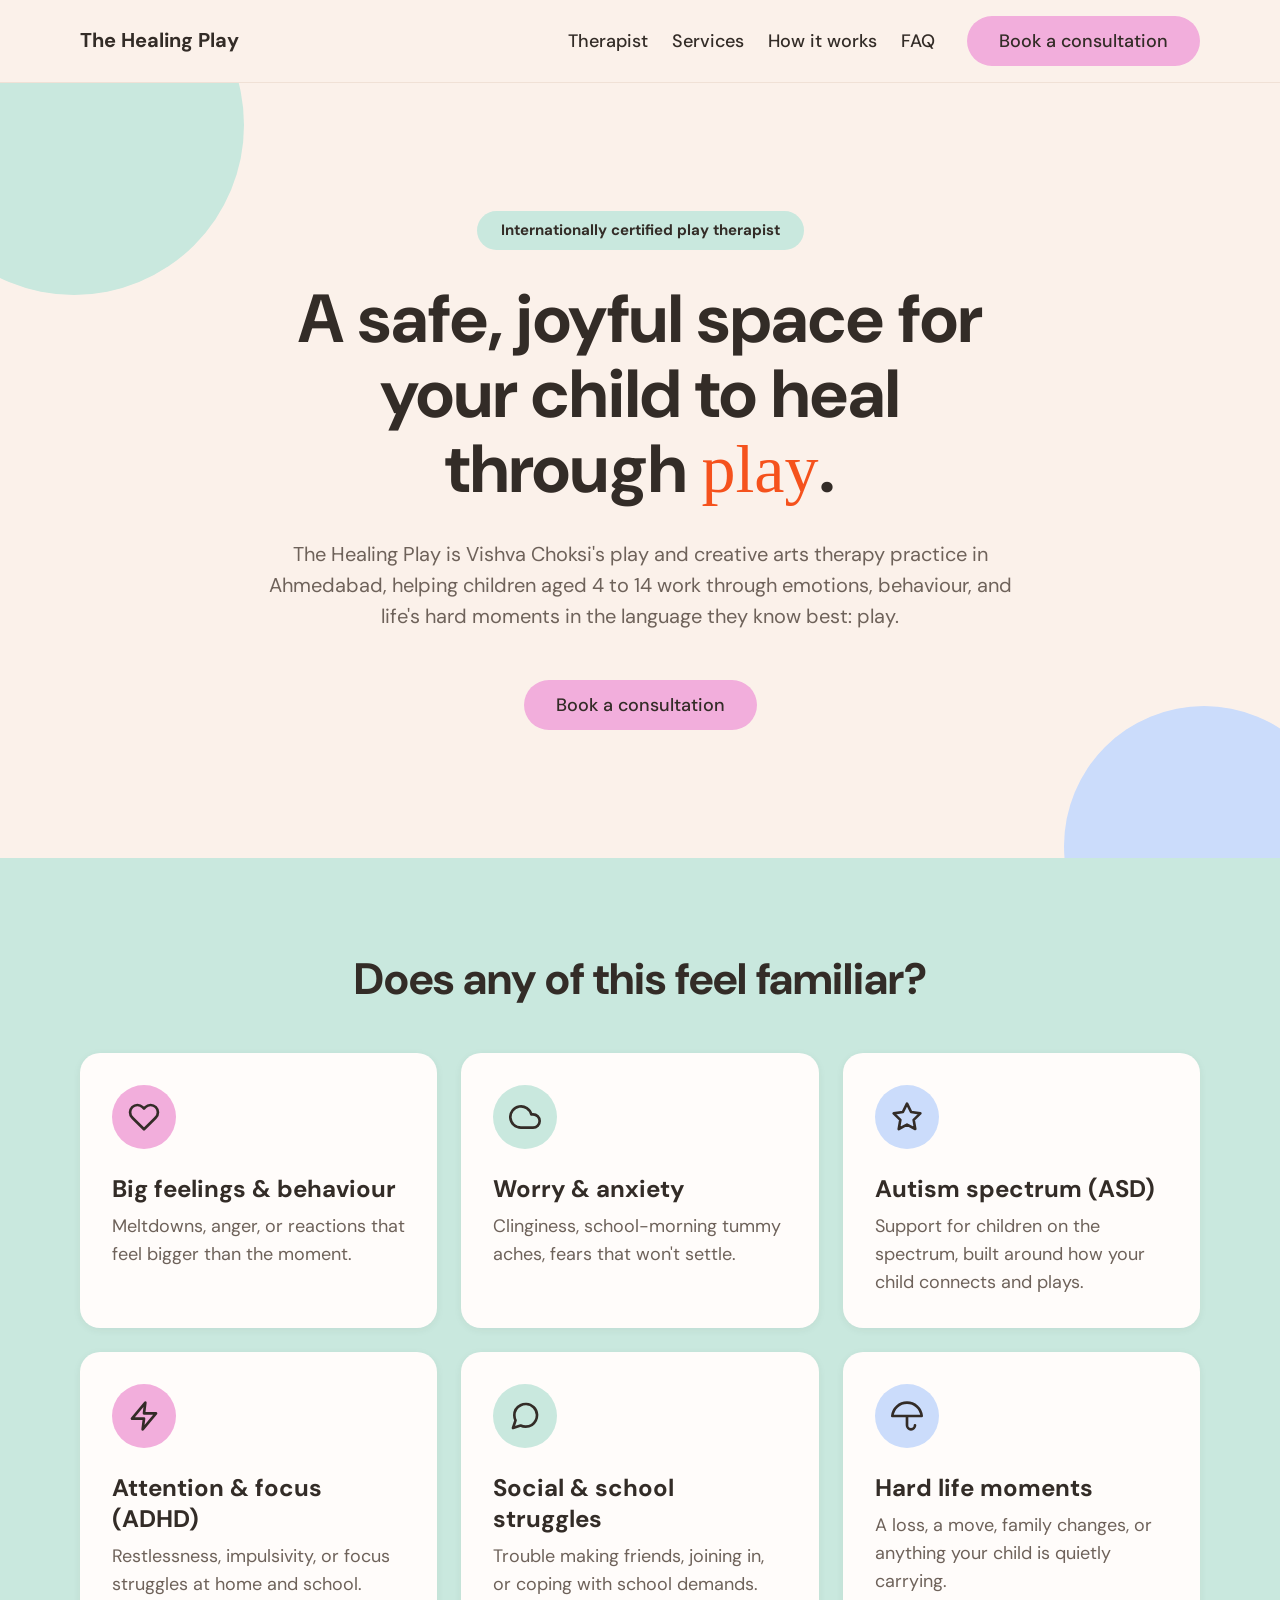
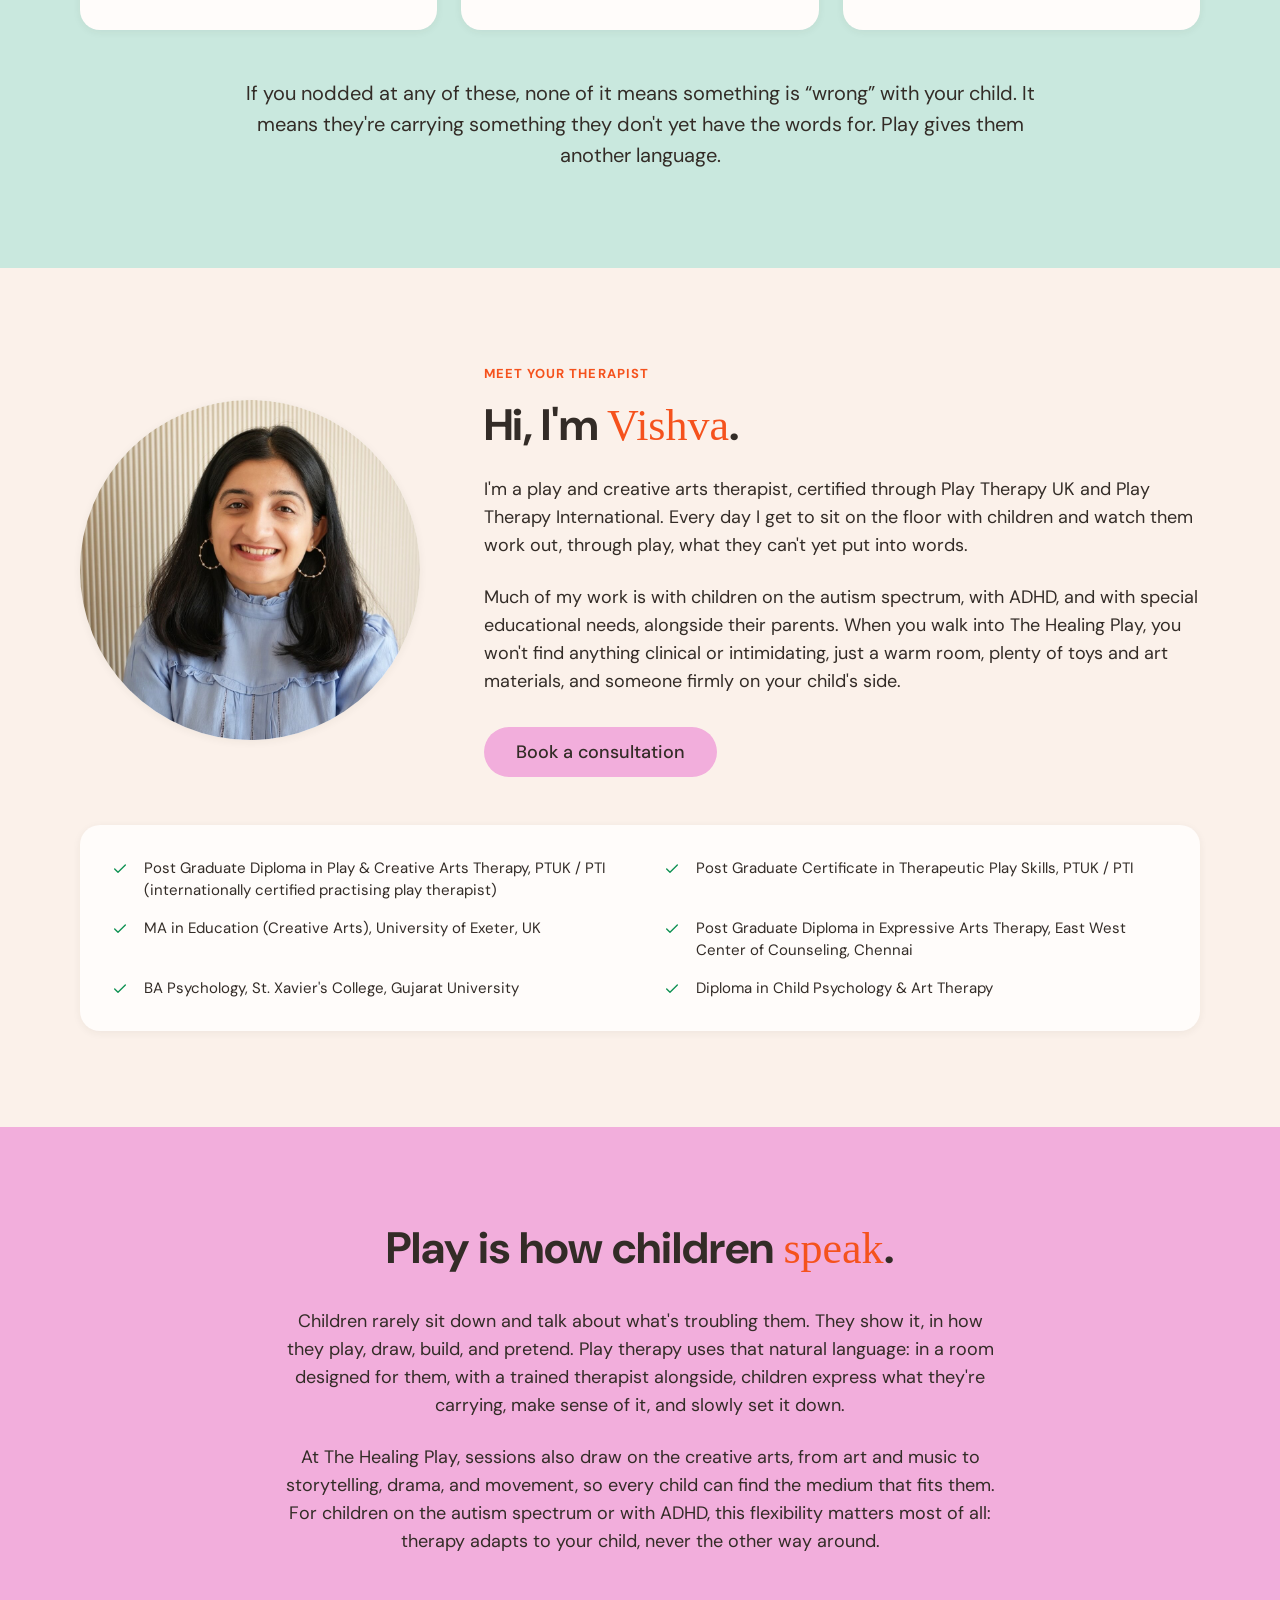
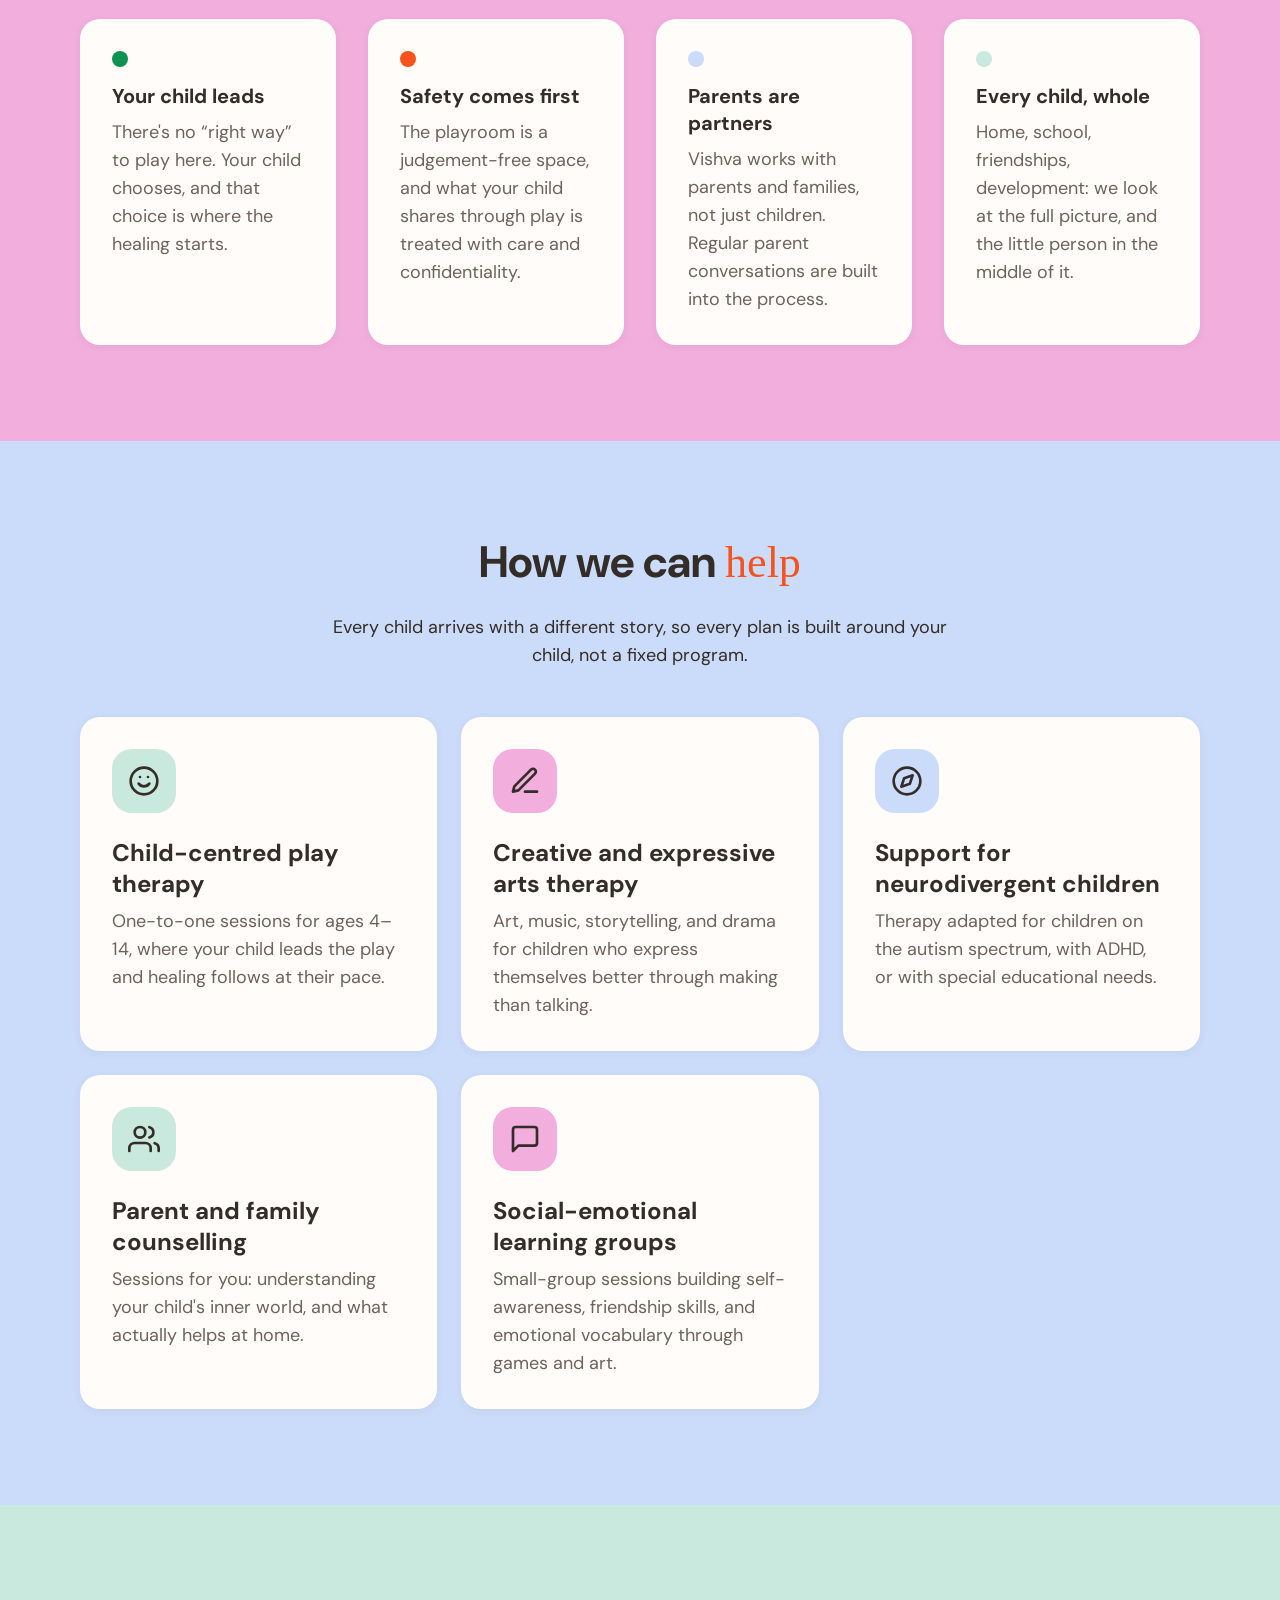
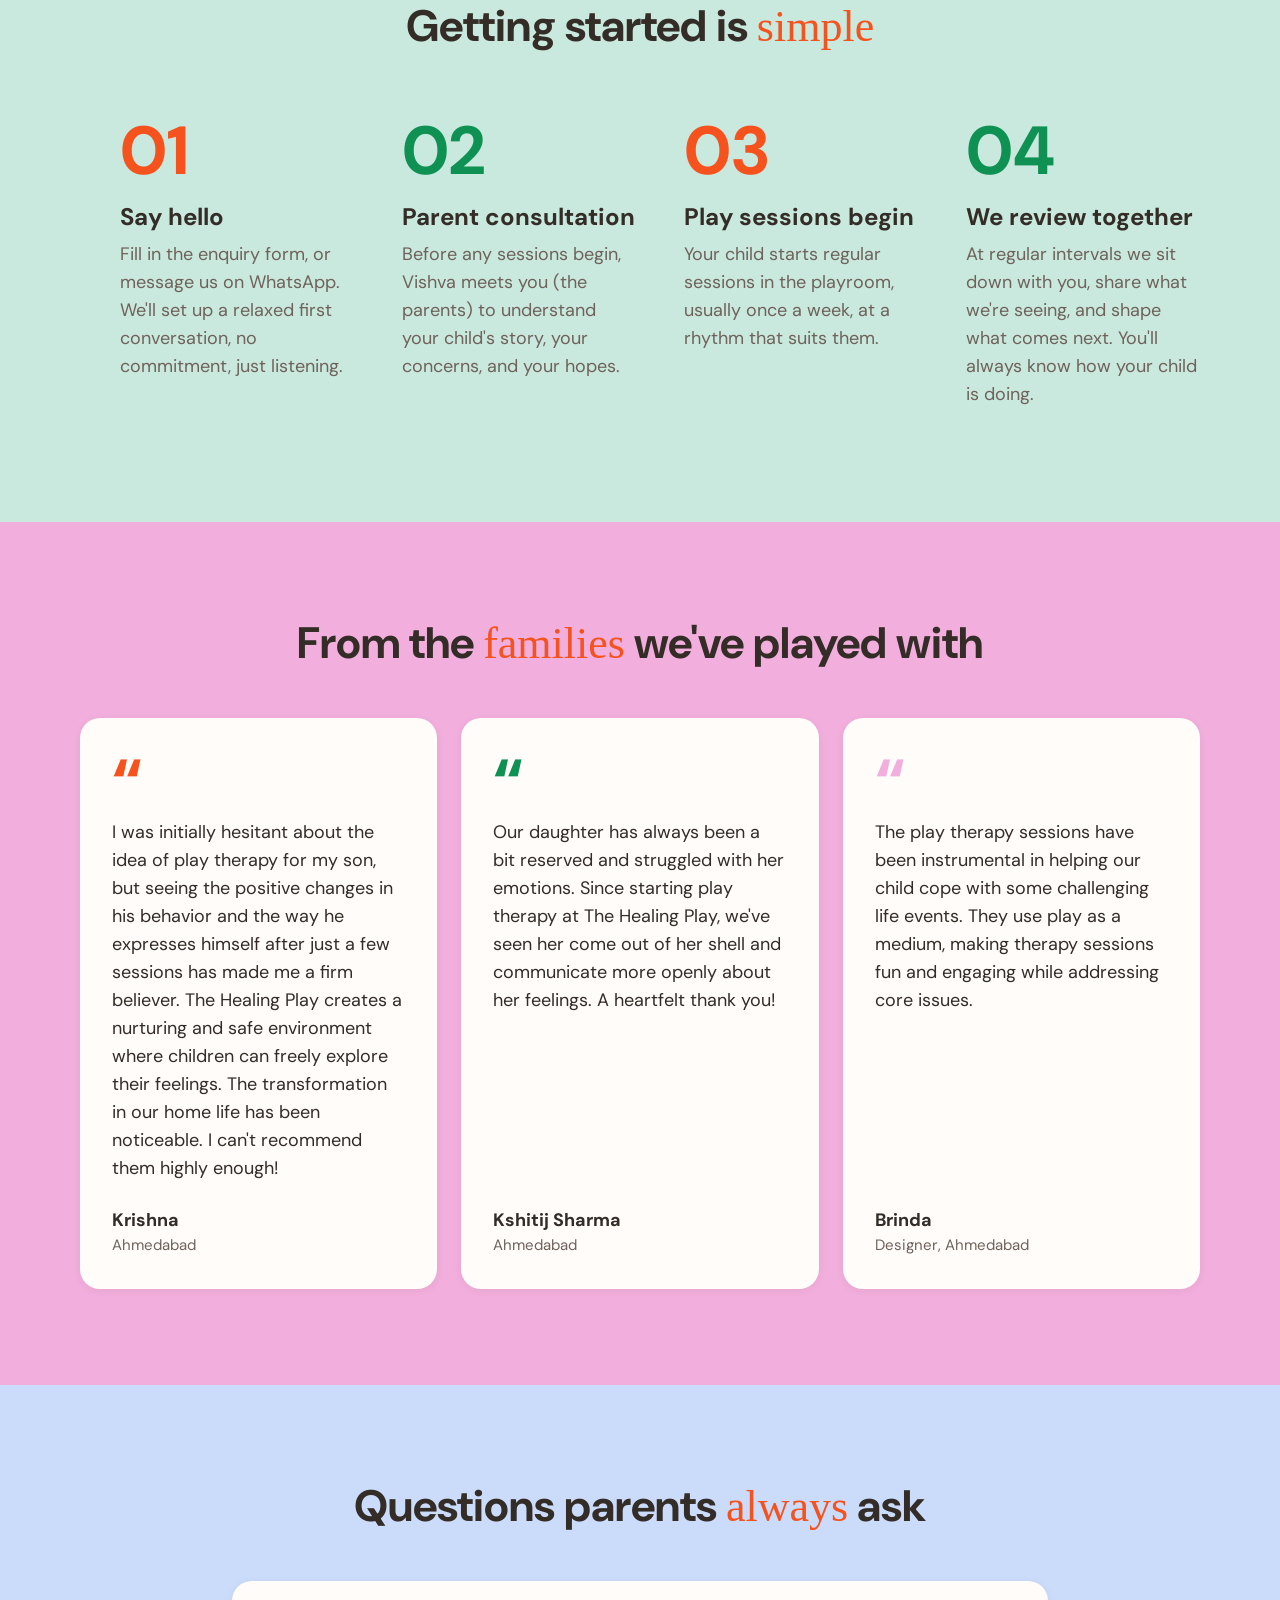
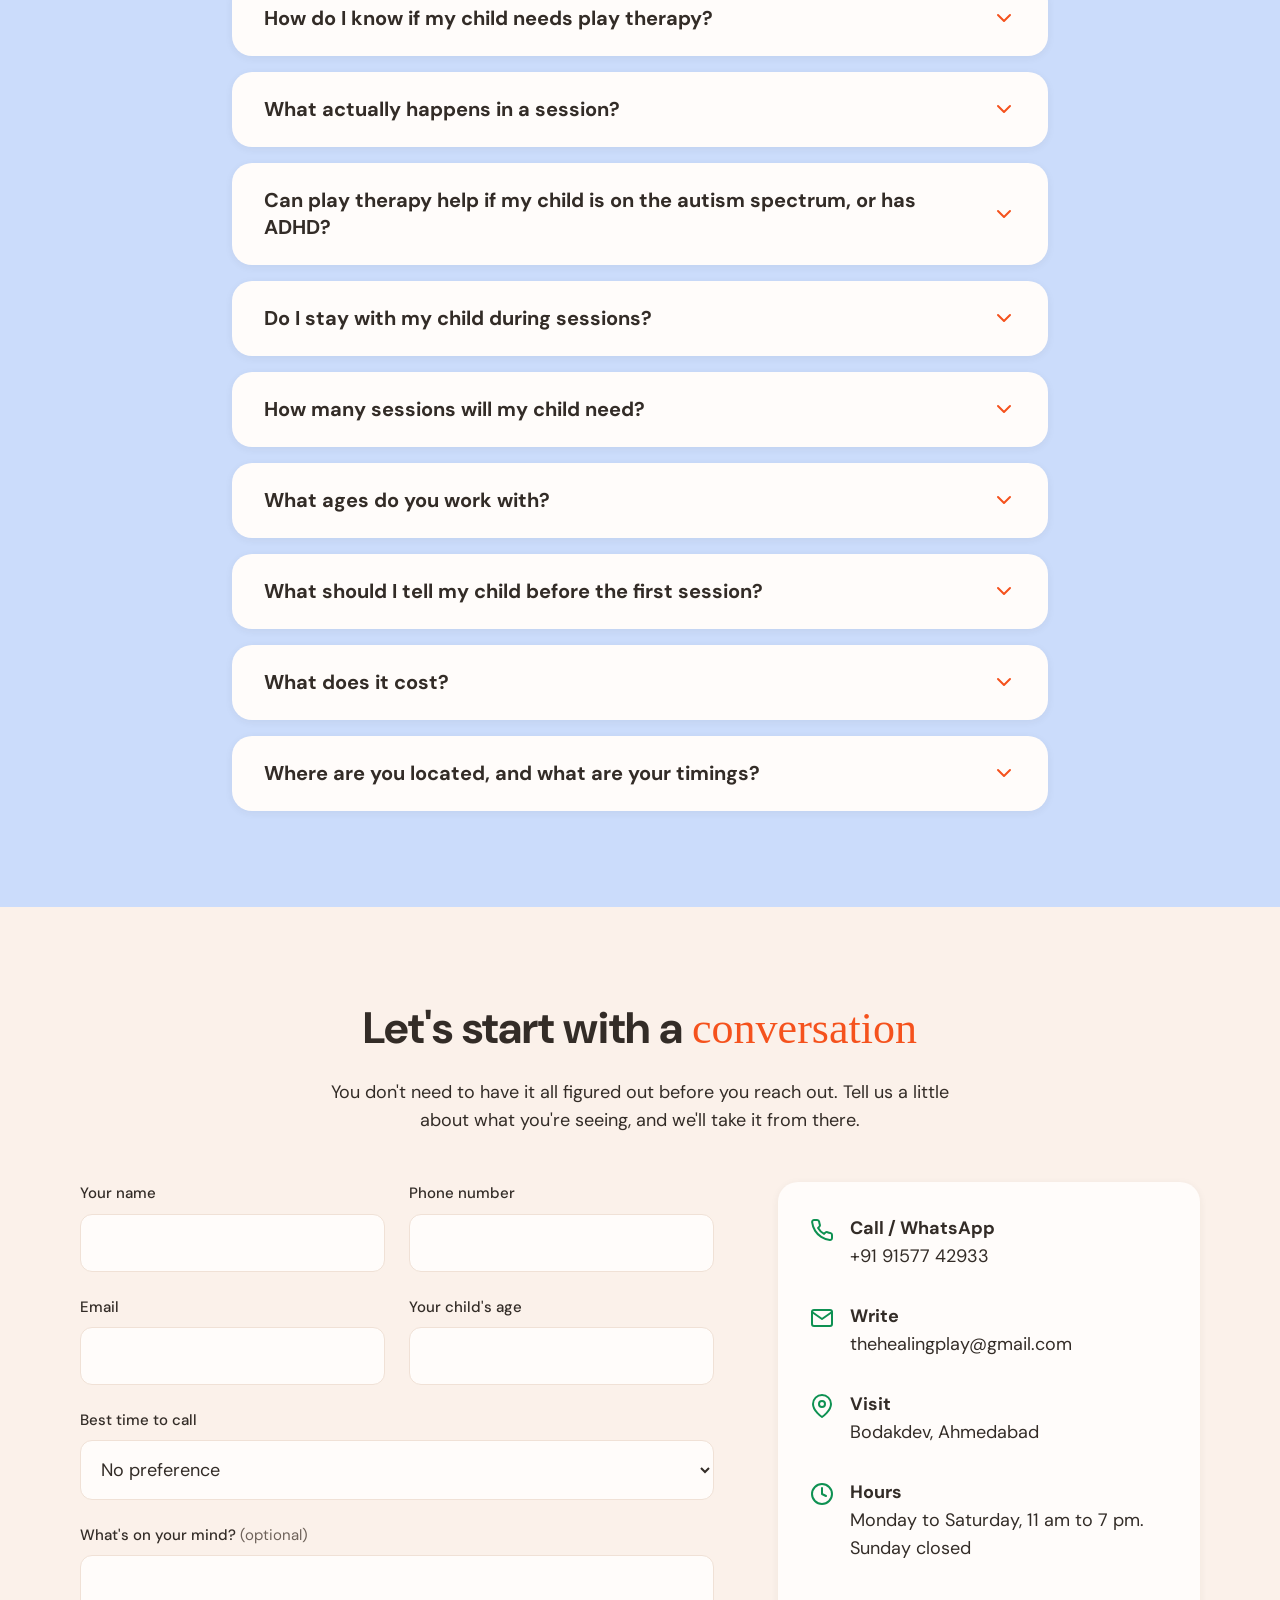
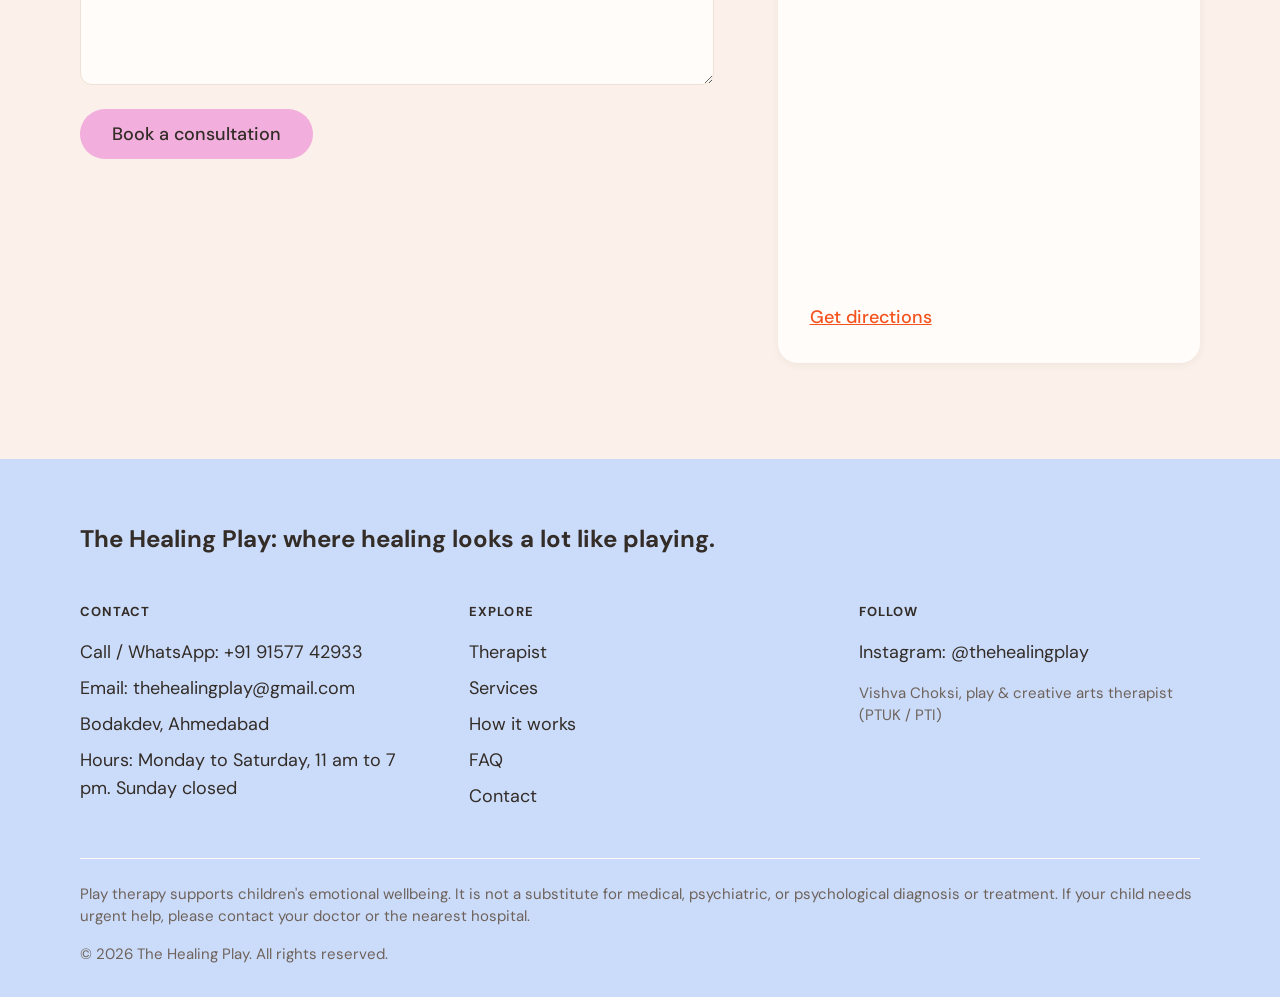
<file: public/index.html>
<!DOCTYPE html>
<html lang="en">
<head>
  <meta charset="UTF-8">
  <meta name="viewport" content="width=device-width, initial-scale=1.0">
  <title>The Healing Play | Play and creative arts therapy for children, Ahmedabad</title>
  <meta name="description" content="The Healing Play is Vishva Choksi's play and creative arts therapy practice in Ahmedabad, helping children aged 4 to 14 work through emotions, behaviour, and life's hard moments through play.">
  <link rel="canonical" href="https://thehealingplay.com/">

  <!-- Icons -->
  <link rel="icon" href="/favicon.svg" type="image/svg+xml">
  <link rel="icon" href="/favicon.ico" sizes="any">
  <!-- TODO: add a 180x180 PNG apple-touch-icon.png for iOS home-screen bookmarks. -->
  <link rel="apple-touch-icon" href="/apple-touch-icon.png">
  <meta name="theme-color" content="#F2AEDC">

  <!-- Open Graph (WhatsApp / Facebook / Instagram / LinkedIn link previews) -->
  <meta property="og:type" content="website">
  <meta property="og:site_name" content="The Healing Play">
  <meta property="og:title" content="The Healing Play | Play and creative arts therapy for children, Ahmedabad">
  <meta property="og:description" content="Vishva Choksi's play and creative arts therapy practice in Ahmedabad, helping children aged 4 to 14 heal through play.">
  <meta property="og:url" content="https://thehealingplay.com/">
  <meta property="og:locale" content="en_IN">
  <!-- TODO: replace with a purpose-made 1200x630 share image (og-image.jpg). Using Vishva's headshot as a placeholder. -->
  <meta property="og:image" content="https://thehealingplay.com/assets/vishva.jpg">
  <meta property="og:image:alt" content="Vishva Choksi, play and creative arts therapist">

  <!-- Twitter / X card -->
  <meta name="twitter:card" content="summary_large_image">
  <meta name="twitter:title" content="The Healing Play | Play and creative arts therapy for children, Ahmedabad">
  <meta name="twitter:description" content="Vishva Choksi's play and creative arts therapy practice in Ahmedabad, helping children aged 4 to 14 heal through play.">
  <meta name="twitter:image" content="https://thehealingplay.com/assets/vishva.jpg">

  <!-- Geo (local SEO) -->
  <meta name="geo.region" content="IN-GJ">
  <meta name="geo.placename" content="Bodakdev, Ahmedabad">
  <meta name="geo.position" content="23.033898;72.5049535">
  <meta name="ICBM" content="23.033898, 72.5049535">

  <!-- Fonts per brand-direction.md §3: DM Sans (headlines/body/UI) + Chewy (accent display words) -->
  <link rel="preconnect" href="https://fonts.googleapis.com">
  <link rel="preconnect" href="https://fonts.gstatic.com" crossorigin>
  <link href="https://fonts.googleapis.com/css2?family=DM+Sans:wght@400;500;700&family=Chewy&display=swap" rel="stylesheet">

  <link rel="stylesheet" href="tokens.css">
  <link rel="stylesheet" href="styles.css">

  <!-- Structured data (Schema.org / JSON-LD). Powers Google rich results and
       gives AI answer engines (ChatGPT, Perplexity, Google AI Overviews) clean,
       citable facts. Keep values in sync with the page copy.
       [NEEDS CLIENT INPUT] streetAddress + postalCode are pending (content-final.md #2);
       add them to the PostalAddress below once confirmed. -->
  <script type="application/ld+json">
  {
    "@context": "https://schema.org",
    "@graph": [
      {
        "@type": "WebSite",
        "@id": "https://thehealingplay.com/#website",
        "url": "https://thehealingplay.com/",
        "name": "The Healing Play",
        "inLanguage": "en-IN",
        "publisher": { "@id": "https://thehealingplay.com/#practice" }
      },
      {
        "@type": ["LocalBusiness", "HealthAndBeautyBusiness"],
        "@id": "https://thehealingplay.com/#practice",
        "name": "The Healing Play",
        "url": "https://thehealingplay.com/",
        "description": "Play and creative arts therapy for children aged 4 to 14 in Ahmedabad, run by internationally certified play therapist Vishva Choksi (PTUK / PTI).",
        "image": "https://thehealingplay.com/assets/vishva.jpg",
        "slogan": "Where healing looks a lot like playing.",
        "telephone": "+91-91577-42933",
        "email": "thehealingplay@gmail.com",
        "priceRange": "$$",
        "address": {
          "@type": "PostalAddress",
          "addressLocality": "Bodakdev, Ahmedabad",
          "addressRegion": "Gujarat",
          "addressCountry": "IN"
        },
        "geo": {
          "@type": "GeoCoordinates",
          "latitude": 23.033898,
          "longitude": 72.5049535
        },
        "hasMap": "https://maps.app.goo.gl/MMCrmiKf2yDqBKc26",
        "areaServed": { "@type": "City", "name": "Ahmedabad" },
        "openingHoursSpecification": [
          {
            "@type": "OpeningHoursSpecification",
            "dayOfWeek": ["Monday", "Tuesday", "Wednesday", "Thursday", "Friday", "Saturday"],
            "opens": "11:00",
            "closes": "19:00"
          }
        ],
        "sameAs": ["https://www.instagram.com/thehealingplay/"],
        "founder": { "@id": "https://thehealingplay.com/#vishva" },
        "employee": { "@id": "https://thehealingplay.com/#vishva" },
        "knowsAbout": [
          "Play therapy",
          "Creative arts therapy",
          "Child-centred play therapy",
          "Autism spectrum (ASD) support",
          "ADHD support",
          "Special educational needs",
          "Child and family counselling"
        ]
      },
      {
        "@type": "Person",
        "@id": "https://thehealingplay.com/#vishva",
        "name": "Vishva Choksi",
        "jobTitle": "Play and creative arts therapist",
        "image": "https://thehealingplay.com/assets/vishva.jpg",
        "worksFor": { "@id": "https://thehealingplay.com/#practice" },
        "alumniOf": [
          { "@type": "CollegeOrUniversity", "name": "University of Exeter" },
          { "@type": "CollegeOrUniversity", "name": "St. Xavier's College, Gujarat University" }
        ],
        "hasCredential": [
          {
            "@type": "EducationalOccupationalCredential",
            "credentialCategory": "Post Graduate Diploma",
            "name": "Post Graduate Diploma in Play & Creative Arts Therapy (PTUK / PTI)"
          },
          {
            "@type": "EducationalOccupationalCredential",
            "credentialCategory": "Post Graduate Certificate",
            "name": "Post Graduate Certificate in Therapeutic Play Skills (PTUK / PTI)"
          },
          {
            "@type": "EducationalOccupationalCredential",
            "credentialCategory": "MA",
            "name": "MA in Education (Creative Arts), University of Exeter, UK"
          },
          {
            "@type": "EducationalOccupationalCredential",
            "credentialCategory": "Post Graduate Diploma",
            "name": "Post Graduate Diploma in Expressive Arts Therapy, East West Center of Counseling, Chennai"
          },
          {
            "@type": "EducationalOccupationalCredential",
            "credentialCategory": "BA",
            "name": "BA Psychology, St. Xavier's College, Gujarat University"
          },
          {
            "@type": "EducationalOccupationalCredential",
            "credentialCategory": "Diploma",
            "name": "Diploma in Child Psychology & Art Therapy"
          }
        ]
      },
      {
        "@type": "FAQPage",
        "@id": "https://thehealingplay.com/#faq",
        "mainEntity": [
          {
            "@type": "Question",
            "name": "How do I know if my child needs play therapy?",
            "acceptedAnswer": { "@type": "Answer", "text": "There's no test you need to pass to reach out. If something about your child's behaviour, mood, or reactions has been worrying you for more than a few weeks, or a teacher has raised a concern, that's reason enough for a conversation. The first consultation is exactly for figuring this out together." }
          },
          {
            "@type": "Question",
            "name": "What actually happens in a session?",
            "acceptedAnswer": { "@type": "Answer", "text": "Your child and Vishva spend the session in the playroom, playing, drawing, building, telling stories. It looks simple from the outside, but the toys and art materials are chosen so children can express and work through feelings safely. There's no pressure to talk about anything." }
          },
          {
            "@type": "Question",
            "name": "Can play therapy help if my child is on the autism spectrum, or has ADHD?",
            "acceptedAnswer": { "@type": "Answer", "text": "Yes, this is a core part of Vishva's training and daily work. Play and creative arts therapy doesn't demand sitting still or talking things through; it meets your child in whatever way they naturally connect, and builds from there. Sessions are adapted to your child's sensory needs, interests, and pace." }
          },
          {
            "@type": "Question",
            "name": "Do I stay with my child during sessions?",
            "acceptedAnswer": { "@type": "Answer", "text": "For most children, sessions are one-to-one with Vishva, and that privacy is part of what makes the playroom feel safe. You'll be nearby, and for younger or more anxious children we ease into this gently. You'll never be pushed faster than your child is ready for." }
          },
          {
            "@type": "Question",
            "name": "How many sessions will my child need?",
            "acceptedAnswer": { "@type": "Answer", "text": "It genuinely varies: some children need a handful of sessions, others benefit from longer support. What we promise: you'll never be left guessing. We review progress with you regularly, and you'll always know why we're continuing or winding down." }
          },
          {
            "@type": "Question",
            "name": "What ages do you work with?",
            "acceptedAnswer": { "@type": "Answer", "text": "Children and young people from 4 to 14 years old. If your child is just outside this range, get in touch anyway, and we'll point you in the right direction." }
          },
          {
            "@type": "Question",
            "name": "What should I tell my child before the first session?",
            "acceptedAnswer": { "@type": "Answer", "text": "Keep it simple and honest: “You're going to meet Vishva. She has a room full of toys and art things, and you can play however you like.” No need to mention problems or fixing anything. The playroom does that work gently." }
          },
          {
            "@type": "Question",
            "name": "What does it cost?",
            "acceptedAnswer": { "@type": "Answer", "text": "Fees are discussed in your first consultation, once we understand what your child needs. We'll always be clear and upfront, and there are no hidden charges." }
          },
          {
            "@type": "Question",
            "name": "Where are you located, and what are your timings?",
            "acceptedAnswer": { "@type": "Answer", "text": "We're based in Bodakdev, Ahmedabad. Sessions run Monday to Saturday, 11 am to 7 pm, with Sundays off." }
          }
        ]
      }
    ]
  }
  </script>
</head>
<body>

  <header class="site-header">
    <nav class="nav container" aria-label="Main">
      <a href="#hero" class="nav__logo">The Healing Play</a>

      <button class="nav__toggle" type="button" aria-expanded="false" aria-controls="nav-menu" aria-label="Open menu">
        <span class="nav__toggle-bar"></span>
        <span class="nav__toggle-bar"></span>
        <span class="nav__toggle-bar"></span>
      </button>

      <div class="nav__menu" id="nav-menu">
        <ul class="nav__links">
          <li><a class="nav__link" href="#meet-vishwa">Therapist</a></li>
          <li><a class="nav__link" href="#services">Services</a></li>
          <li><a class="nav__link" href="#how-it-works">How it works</a></li>
          <li><a class="nav__link" href="#faq">FAQ</a></li>
        </ul>
        <a href="#contact" class="btn btn--primary nav__cta">Book a consultation</a>
      </div>
    </nav>
  </header>

  <main>
    <!-- Section order per content-final.md. Each section is an empty anchor
         in this shell pass; content is built in later passes. -->
    <!-- Section 1 - Hero -->
    <section id="hero" aria-label="Welcome" class="hero">
      <div class="container hero__inner">
        <!-- [NEEDS CLIENT INPUT] "200+ Play Hours" figure is unverified - see content-final.md checklist #4 -->
        <p class="hero__badge">Internationally certified play therapist</p>
        <h1 class="hero__title">A safe, joyful space for your child to heal through <span class="accent">play</span>.</h1>
        <p class="hero__subtitle">The Healing Play is Vishva Choksi's play and creative arts therapy practice in Ahmedabad, helping children aged 4 to 14 work through emotions, behaviour, and life's hard moments in the language they know best: play.</p>
        <a href="#contact" class="btn btn--primary hero__cta">Book a consultation</a>
      </div>
    </section>
    <!-- Section 2 - Is This for Your Child? -->
    <section id="concerns" aria-label="Is this for your child?" class="concerns">
      <div class="container">
        <h2 class="section-title">Does any of this feel familiar?</h2>

        <ul class="concern-grid">
          <li class="concern-card">
            <span class="concern-card__icon">
              <svg viewBox="0 0 24 24" aria-hidden="true" focusable="false"><path d="M20.84 4.61a5.5 5.5 0 0 0-7.78 0L12 5.67l-1.06-1.06a5.5 5.5 0 0 0-7.78 7.78l1.06 1.06L12 21.23l7.78-7.78 1.06-1.06a5.5 5.5 0 0 0 0-7.78z"/></svg>
            </span>
            <h3 class="concern-card__title">Big feelings &amp; behaviour</h3>
            <p class="concern-card__text">Meltdowns, anger, or reactions that feel bigger than the moment.</p>
          </li>

          <li class="concern-card">
            <span class="concern-card__icon">
              <svg viewBox="0 0 24 24" aria-hidden="true" focusable="false"><path d="M18 10h-1.26A8 8 0 1 0 9 20h9a5 5 0 0 0 0-10z"/></svg>
            </span>
            <h3 class="concern-card__title">Worry &amp; anxiety</h3>
            <p class="concern-card__text">Clinginess, school-morning tummy aches, fears that won't settle.</p>
          </li>

          <li class="concern-card">
            <span class="concern-card__icon">
              <svg viewBox="0 0 24 24" aria-hidden="true" focusable="false"><polygon points="12 2 15.09 8.26 22 9.27 17 14.14 18.18 21.02 12 17.77 5.82 21.02 7 14.14 2 9.27 8.91 8.26 12 2"/></svg>
            </span>
            <h3 class="concern-card__title">Autism spectrum (ASD)</h3>
            <p class="concern-card__text">Support for children on the spectrum, built around how your child connects and plays.</p>
          </li>

          <li class="concern-card">
            <span class="concern-card__icon">
              <svg viewBox="0 0 24 24" aria-hidden="true" focusable="false"><polygon points="13 2 3 14 12 14 11 22 21 10 12 10 13 2"/></svg>
            </span>
            <h3 class="concern-card__title">Attention &amp; focus (ADHD)</h3>
            <p class="concern-card__text">Restlessness, impulsivity, or focus struggles at home and school.</p>
          </li>

          <li class="concern-card">
            <span class="concern-card__icon">
              <svg viewBox="0 0 24 24" aria-hidden="true" focusable="false"><path d="M21 11.5a8.38 8.38 0 0 1-.9 3.8 8.5 8.5 0 0 1-7.6 4.7 8.38 8.38 0 0 1-3.8-.9L3 21l1.9-5.7a8.38 8.38 0 0 1-.9-3.8 8.5 8.5 0 0 1 4.7-7.6 8.38 8.38 0 0 1 3.8-.9h.5a8.48 8.48 0 0 1 8 8z"/></svg>
            </span>
            <h3 class="concern-card__title">Social &amp; school struggles</h3>
            <p class="concern-card__text">Trouble making friends, joining in, or coping with school demands.</p>
          </li>

          <li class="concern-card">
            <span class="concern-card__icon">
              <svg viewBox="0 0 24 24" aria-hidden="true" focusable="false"><path d="M23 12a11.05 11.05 0 0 0-22 0zM18 19a3 3 0 0 1-6 0v-7"/></svg>
            </span>
            <h3 class="concern-card__title">Hard life moments</h3>
            <p class="concern-card__text">A loss, a move, family changes, or anything your child is quietly carrying.</p>
          </li>
        </ul>

        <p class="concerns__reassurance">If you nodded at any of these, none of it means something is &ldquo;wrong&rdquo; with your child. It means they're carrying something they don't yet have the words for. Play gives them another language.</p>
      </div>
    </section>
    <!-- Meet Vishva (placed early to introduce the therapist) -->
    <section id="meet-vishwa" aria-label="Meet Vishva" class="meet-vishwa">
      <div class="container">
        <div class="vishwa">
          <!-- Photo supplied by client, saved to assets/vishva.jpg. -->
          <figure class="vishwa__photo">
            <img class="vishwa__photo-img" src="assets/vishva.jpg" alt="Vishva Choksi, play and creative arts therapist" width="340" height="340">
          </figure>

          <div class="vishwa__text">
            <p class="vishwa__eyebrow">Meet your therapist</p>
            <h2 class="vishwa__title">Hi, I'm <span class="accent">Vishva</span>.</h2>
            <div class="vishwa__bio">
              <p>I'm a play and creative arts therapist, certified through Play Therapy UK and Play Therapy International. Every day I get to sit on the floor with children and watch them work out, through play, what they can't yet put into words.</p>
              <p>Much of my work is with children on the autism spectrum, with ADHD, and with special educational needs, alongside their parents. When you walk into The Healing Play, you won't find anything clinical or intimidating, just a warm room, plenty of toys and art materials, and someone firmly on your child's side.</p>
            </div>
            <a href="#contact" class="btn btn--primary vishwa__cta">Book a consultation</a>
          </div>
        </div>

        <ul class="vishwa__creds">
          <li class="vishwa__cred">
            <svg viewBox="0 0 24 24" aria-hidden="true" focusable="false"><polyline points="20 6 9 17 4 12"/></svg>
            <span>Post Graduate Diploma in Play &amp; Creative Arts Therapy, PTUK / PTI (internationally certified practising play therapist)</span>
          </li>
          <li class="vishwa__cred">
            <svg viewBox="0 0 24 24" aria-hidden="true" focusable="false"><polyline points="20 6 9 17 4 12"/></svg>
            <span>Post Graduate Certificate in Therapeutic Play Skills, PTUK / PTI</span>
          </li>
          <li class="vishwa__cred">
            <svg viewBox="0 0 24 24" aria-hidden="true" focusable="false"><polyline points="20 6 9 17 4 12"/></svg>
            <span>MA in Education (Creative Arts), University of Exeter, UK</span>
          </li>
          <li class="vishwa__cred">
            <svg viewBox="0 0 24 24" aria-hidden="true" focusable="false"><polyline points="20 6 9 17 4 12"/></svg>
            <span>Post Graduate Diploma in Expressive Arts Therapy, East West Center of Counseling, Chennai</span>
          </li>
          <li class="vishwa__cred">
            <svg viewBox="0 0 24 24" aria-hidden="true" focusable="false"><polyline points="20 6 9 17 4 12"/></svg>
            <span>BA Psychology, St. Xavier's College, Gujarat University</span>
          </li>
          <li class="vishwa__cred">
            <svg viewBox="0 0 24 24" aria-hidden="true" focusable="false"><polyline points="20 6 9 17 4 12"/></svg>
            <span>Diploma in Child Psychology &amp; Art Therapy</span>
          </li>
        </ul>
      </div>
    </section>

    <!-- Section 3 - What Is Play Therapy? / Our Approach -->
    <section id="approach" aria-label="What is play therapy?" class="approach">
      <div class="container">
        <h2 class="section-title">Play is how children <span class="accent">speak</span>.</h2>

        <div class="approach__intro">
          <p>Children rarely sit down and talk about what's troubling them. They show it, in how they play, draw, build, and pretend. Play therapy uses that natural language: in a room designed for them, with a trained therapist alongside, children express what they're carrying, make sense of it, and slowly set it down.</p>
          <p>At The Healing Play, sessions also draw on the creative arts, from art and music to storytelling, drama, and movement, so every child can find the medium that fits them. For children on the autism spectrum or with ADHD, this flexibility matters most of all: therapy adapts to your child, never the other way around.</p>
        </div>

        <ul class="value-grid">
          <li class="value">
            <span class="value__marker"></span>
            <h3 class="value__title">Your child leads</h3>
            <p class="value__text">There's no &ldquo;right way&rdquo; to play here. Your child chooses, and that choice is where the healing starts.</p>
          </li>
          <li class="value">
            <span class="value__marker"></span>
            <h3 class="value__title">Safety comes first</h3>
            <p class="value__text">The playroom is a judgement-free space, and what your child shares through play is treated with care and confidentiality.</p>
          </li>
          <li class="value">
            <span class="value__marker"></span>
            <h3 class="value__title">Parents are partners</h3>
            <p class="value__text">Vishva works with parents and families, not just children. Regular parent conversations are built into the process.</p>
          </li>
          <li class="value">
            <span class="value__marker"></span>
            <h3 class="value__title">Every child, whole</h3>
            <p class="value__text">Home, school, friendships, development: we look at the full picture, and the little person in the middle of it.</p>
          </li>
        </ul>
      </div>
    </section>
    <!-- Section 4 - Services -->
    <section id="services" aria-label="Services" class="services">
      <div class="container">
        <h2 class="section-title">How we can <span class="accent">help</span></h2>
        <p class="services__intro">Every child arrives with a different story, so every plan is built around your child, not a fixed program.</p>

        <ul class="service-grid">
          <li class="service-card">
            <span class="service-card__icon">
              <svg viewBox="0 0 24 24" aria-hidden="true" focusable="false"><circle cx="12" cy="12" r="10"/><path d="M8 14s1.5 2 4 2 4-2 4-2"/><line x1="9" y1="9" x2="9.01" y2="9"/><line x1="15" y1="9" x2="15.01" y2="9"/></svg>
            </span>
            <h3 class="service-card__title">Child-centred play therapy</h3>
            <p class="service-card__text">One-to-one sessions for ages 4&ndash;14, where your child leads the play and healing follows at their pace.</p>
          </li>

          <li class="service-card">
            <span class="service-card__icon">
              <svg viewBox="0 0 24 24" aria-hidden="true" focusable="false"><path d="M12 20h9"/><path d="M16.5 3.5a2.12 2.12 0 0 1 3 3L7 19l-4 1 1-4L16.5 3.5z"/></svg>
            </span>
            <h3 class="service-card__title">Creative and expressive arts therapy</h3>
            <p class="service-card__text">Art, music, storytelling, and drama for children who express themselves better through making than talking.</p>
          </li>

          <li class="service-card">
            <span class="service-card__icon">
              <svg viewBox="0 0 24 24" aria-hidden="true" focusable="false"><circle cx="12" cy="12" r="10"/><polygon points="16.24 7.76 14.12 14.12 7.76 16.24 9.88 9.88 16.24 7.76"/></svg>
            </span>
            <h3 class="service-card__title">Support for neurodivergent children</h3>
            <p class="service-card__text">Therapy adapted for children on the autism spectrum, with ADHD, or with special educational needs.</p>
          </li>

          <li class="service-card">
            <span class="service-card__icon">
              <svg viewBox="0 0 24 24" aria-hidden="true" focusable="false"><path d="M17 21v-2a4 4 0 0 0-4-4H5a4 4 0 0 0-4 4v2"/><circle cx="9" cy="7" r="4"/><path d="M23 21v-2a4 4 0 0 0-3-3.87"/><path d="M16 3.13a4 4 0 0 1 0 7.75"/></svg>
            </span>
            <h3 class="service-card__title">Parent and family counselling</h3>
            <p class="service-card__text">Sessions for you: understanding your child's inner world, and what actually helps at home.</p>
          </li>

          <li class="service-card">
            <span class="service-card__icon">
              <svg viewBox="0 0 24 24" aria-hidden="true" focusable="false"><path d="M21 15a2 2 0 0 1-2 2H7l-4 4V5a2 2 0 0 1 2-2h14a2 2 0 0 1 2 2z"/></svg>
            </span>
            <h3 class="service-card__title">Social-emotional learning groups</h3>
            <p class="service-card__text">Small-group sessions building self-awareness, friendship skills, and emotional vocabulary through games and art.</p>
          </li>
        </ul>
      </div>
    </section>
    <!-- Section 5 - How It Works -->
    <section id="how-it-works" aria-label="How it works" class="how-it-works">
      <div class="container">
        <h2 class="section-title">Getting started is <span class="accent">simple</span></h2>

        <ol class="steps">
          <li class="step">
            <span class="step__num" aria-hidden="true"></span>
            <h3 class="step__title">Say hello</h3>
            <p class="step__text">Fill in the enquiry form, or message us on WhatsApp. We'll set up a relaxed first conversation, no commitment, just listening.</p>
          </li>

          <li class="step">
            <span class="step__num" aria-hidden="true"></span>
            <h3 class="step__title">Parent consultation</h3>
            <p class="step__text">Before any sessions begin, Vishva meets you (the parents) to understand your child's story, your concerns, and your hopes.</p>
          </li>

          <li class="step">
            <span class="step__num" aria-hidden="true"></span>
            <h3 class="step__title">Play sessions begin</h3>
            <!-- [NEEDS CLIENT INPUT] session length in minutes - content-final.md checklist #8. Wording avoids stating an unverified duration. -->
            <p class="step__text">Your child starts regular sessions in the playroom, usually once a week, at a rhythm that suits them.</p>
          </li>

          <li class="step">
            <span class="step__num" aria-hidden="true"></span>
            <h3 class="step__title">We review together</h3>
            <p class="step__text">At regular intervals we sit down with you, share what we're seeing, and shape what comes next. You'll always know how your child is doing.</p>
          </li>
        </ol>
      </div>
    </section>
    <!-- Section 7 - What Parents Say -->
    <!-- [NEEDS CLIENT INPUT] These three quotes are from the archived 2024 site, lightly edited
         from plural ("our therapists/team") to fit a solo practice. Confirm permission still
         stands, approve the edits, and confirm attribution style - content-final.md #11. -->
    <section id="testimonials" aria-label="What parents say" class="testimonials">
      <div class="container">
        <h2 class="section-title">From the <span class="accent">families</span> we've played with</h2>

        <div class="testimonials-grid">
          <figure class="testimonial">
            <span class="testimonial__mark" aria-hidden="true">&ldquo;</span>
            <blockquote class="testimonial__quote">
              <p>I was initially hesitant about the idea of play therapy for my son, but seeing the positive changes in his behavior and the way he expresses himself after just a few sessions has made me a firm believer. The Healing Play creates a nurturing and safe environment where children can freely explore their feelings. The transformation in our home life has been noticeable. I can't recommend them highly enough!</p>
            </blockquote>
            <figcaption class="testimonial__cite">
              <span class="testimonial__name">Krishna</span>
              <span class="testimonial__loc">Ahmedabad</span>
            </figcaption>
          </figure>

          <figure class="testimonial">
            <span class="testimonial__mark" aria-hidden="true">&ldquo;</span>
            <blockquote class="testimonial__quote">
              <p>Our daughter has always been a bit reserved and struggled with her emotions. Since starting play therapy at The Healing Play, we've seen her come out of her shell and communicate more openly about her feelings. A heartfelt thank you!</p>
            </blockquote>
            <figcaption class="testimonial__cite">
              <span class="testimonial__name">Kshitij Sharma</span>
              <span class="testimonial__loc">Ahmedabad</span>
            </figcaption>
          </figure>

          <figure class="testimonial">
            <span class="testimonial__mark" aria-hidden="true">&ldquo;</span>
            <blockquote class="testimonial__quote">
              <p>The play therapy sessions have been instrumental in helping our child cope with some challenging life events. They use play as a medium, making therapy sessions fun and engaging while addressing core issues.</p>
            </blockquote>
            <figcaption class="testimonial__cite">
              <span class="testimonial__name">Brinda</span>
              <span class="testimonial__loc">Designer, Ahmedabad</span>
            </figcaption>
          </figure>
        </div>
      </div>
    </section>
    <!-- Section 8 - FAQ -->
    <section id="faq" aria-label="Frequently asked questions" class="faq">
      <div class="container">
        <h2 class="section-title">Questions parents <span class="accent">always</span> ask</h2>

        <div class="faq-list">
          <details class="faq-item">
            <summary class="faq-item__q">How do I know if my child needs play therapy?
              <svg class="faq-item__icon" viewBox="0 0 24 24" aria-hidden="true" focusable="false"><polyline points="6 9 12 15 18 9"/></svg>
            </summary>
            <div class="faq-item__a"><p>There's no test you need to pass to reach out. If something about your child's behaviour, mood, or reactions has been worrying you for more than a few weeks, or a teacher has raised a concern, that's reason enough for a conversation. The first consultation is exactly for figuring this out together.</p></div>
          </details>

          <details class="faq-item">
            <summary class="faq-item__q">What actually happens in a session?
              <svg class="faq-item__icon" viewBox="0 0 24 24" aria-hidden="true" focusable="false"><polyline points="6 9 12 15 18 9"/></svg>
            </summary>
            <div class="faq-item__a"><p>Your child and Vishva spend the session in the playroom, playing, drawing, building, telling stories. It looks simple from the outside, but the toys and art materials are chosen so children can express and work through feelings safely. There's no pressure to talk about anything.</p></div>
          </details>

          <details class="faq-item">
            <summary class="faq-item__q">Can play therapy help if my child is on the autism spectrum, or has ADHD?
              <svg class="faq-item__icon" viewBox="0 0 24 24" aria-hidden="true" focusable="false"><polyline points="6 9 12 15 18 9"/></svg>
            </summary>
            <div class="faq-item__a"><p>Yes, this is a core part of Vishva's training and daily work. Play and creative arts therapy doesn't demand sitting still or talking things through; it meets your child in whatever way they naturally connect, and builds from there. Sessions are adapted to your child's sensory needs, interests, and pace.</p></div>
          </details>

          <details class="faq-item">
            <summary class="faq-item__q">Do I stay with my child during sessions?
              <svg class="faq-item__icon" viewBox="0 0 24 24" aria-hidden="true" focusable="false"><polyline points="6 9 12 15 18 9"/></svg>
            </summary>
            <div class="faq-item__a"><p>For most children, sessions are one-to-one with Vishva, and that privacy is part of what makes the playroom feel safe. You'll be nearby, and for younger or more anxious children we ease into this gently. You'll never be pushed faster than your child is ready for.</p></div>
          </details>

          <details class="faq-item">
            <summary class="faq-item__q">How many sessions will my child need?
              <svg class="faq-item__icon" viewBox="0 0 24 24" aria-hidden="true" focusable="false"><polyline points="6 9 12 15 18 9"/></svg>
            </summary>
            <div class="faq-item__a"><p>It genuinely varies: some children need a handful of sessions, others benefit from longer support. What we promise: you'll never be left guessing. We review progress with you regularly, and you'll always know why we're continuing or winding down.</p></div>
          </details>

          <details class="faq-item">
            <summary class="faq-item__q">What ages do you work with?
              <svg class="faq-item__icon" viewBox="0 0 24 24" aria-hidden="true" focusable="false"><polyline points="6 9 12 15 18 9"/></svg>
            </summary>
            <div class="faq-item__a"><p>Children and young people from 4 to 14 years old. If your child is just outside this range, get in touch anyway, and we'll point you in the right direction.</p></div>
          </details>

          <details class="faq-item">
            <summary class="faq-item__q">What should I tell my child before the first session?
              <svg class="faq-item__icon" viewBox="0 0 24 24" aria-hidden="true" focusable="false"><polyline points="6 9 12 15 18 9"/></svg>
            </summary>
            <div class="faq-item__a"><p>Keep it simple and honest: &ldquo;You're going to meet Vishva. She has a room full of toys and art things, and you can play however you like.&rdquo; No need to mention problems or fixing anything. The playroom does that work gently.</p></div>
          </details>

          <!-- [NEEDS CLIENT INPUT] Fees - content-final.md #12. Using the safe "discussed in consultation"
               phrasing; replace with an actual per-session fee if Vishva prefers to publish one. -->
          <details class="faq-item">
            <summary class="faq-item__q">What does it cost?
              <svg class="faq-item__icon" viewBox="0 0 24 24" aria-hidden="true" focusable="false"><polyline points="6 9 12 15 18 9"/></svg>
            </summary>
            <div class="faq-item__a"><p>Fees are discussed in your first consultation, once we understand what your child needs. We'll always be clear and upfront, and there are no hidden charges.</p></div>
          </details>

          <!-- Area (Bodakdev) and coordinates confirmed from the Google Business listing. Hours confirmed by client: Mon to Sat, 11am to 7pm.
               [NEEDS CLIENT INPUT] exact street address / building / pincode still required. -->
          <details class="faq-item">
            <summary class="faq-item__q">Where are you located, and what are your timings?
              <svg class="faq-item__icon" viewBox="0 0 24 24" aria-hidden="true" focusable="false"><polyline points="6 9 12 15 18 9"/></svg>
            </summary>
            <div class="faq-item__a"><p>We're based in Bodakdev, Ahmedabad, and you'll find directions in the contact section below. Sessions run Monday to Saturday, 11 am to 7 pm, with Sundays off.</p></div>
          </details>
        </div>
      </div>
    </section>
    <!-- Section 9 - Contact / Book a consultation -->
    <section id="contact" aria-label="Contact and booking" class="contact">
      <div class="container">
        <h2 class="section-title">Let's start with a <span class="accent">conversation</span></h2>
        <p class="contact__intro">You don't need to have it all figured out before you reach out. Tell us a little about what you're seeing, and we'll take it from there.</p>

        <div class="contact__grid">
          <!-- [NEEDS CLIENT INPUT] This form has no live endpoint yet. Wire `action`/`method`
               (Formspree, a backend, or email delivery) once decided - content-final.md #14. -->
          <form class="contact-form" action="#" method="post" novalidate>
            <div class="form-field">
              <label for="cf-name">Your name</label>
              <input type="text" id="cf-name" name="name" autocomplete="name" required>
            </div>

            <div class="form-field">
              <label for="cf-phone">Phone number</label>
              <input type="tel" id="cf-phone" name="phone" autocomplete="tel" required>
            </div>

            <div class="form-field">
              <label for="cf-email">Email</label>
              <input type="email" id="cf-email" name="email" autocomplete="email" required>
            </div>

            <div class="form-field">
              <label for="cf-age">Your child's age</label>
              <input type="text" id="cf-age" name="child_age" inputmode="numeric">
            </div>

            <div class="form-field form-field--full">
              <label for="cf-time">Best time to call</label>
              <select id="cf-time" name="best_time">
                <option value="">No preference</option>
                <option value="morning">Morning</option>
                <option value="afternoon">Afternoon</option>
                <option value="evening">Evening</option>
              </select>
            </div>

            <div class="form-field form-field--full">
              <label for="cf-message">What's on your mind? <span class="form-field__optional">(optional)</span></label>
              <textarea id="cf-message" name="message" rows="4"></textarea>
            </div>

            <button type="submit" class="btn btn--primary">Book a consultation</button>
          </form>

          <div class="contact__details">
            <!-- [NEEDS CLIENT INPUT] The archived site listed +91 91577 42933; Vishva's CV lists
                 +91 98252 42933. Confirm the practice line - content-final.md #13. -->
            <p class="contact__item">
              <svg viewBox="0 0 24 24" aria-hidden="true" focusable="false"><path d="M22 16.92v3a2 2 0 0 1-2.18 2 19.79 19.79 0 0 1-8.63-3.07 19.5 19.5 0 0 1-6-6 19.79 19.79 0 0 1-3.07-8.67A2 2 0 0 1 4.11 2h3a2 2 0 0 1 2 1.72 12.84 12.84 0 0 0 .7 2.81 2 2 0 0 1-.45 2.11L8.09 9.91a16 16 0 0 0 6 6l1.27-1.27a2 2 0 0 1 2.11-.45 12.84 12.84 0 0 0 2.81.7A2 2 0 0 1 22 16.92z"/></svg>
              <span>
                <span class="contact__item-label">Call / WhatsApp</span>
                <a href="tel:+919157742933">+91 91577 42933</a>
              </span>
            </p>

            <!-- [NEEDS CLIENT INPUT] Confirm this email is still active - content-final.md #13. -->
            <p class="contact__item">
              <svg viewBox="0 0 24 24" aria-hidden="true" focusable="false"><path d="M4 4h16a2 2 0 0 1 2 2v12a2 2 0 0 1-2 2H4a2 2 0 0 1-2-2V6a2 2 0 0 1 2-2z"/><polyline points="22,6 12,13 2,6"/></svg>
              <span>
                <span class="contact__item-label">Write</span>
                <a href="mailto:thehealingplay@gmail.com">thehealingplay@gmail.com</a>
              </span>
            </p>

            <!-- Area confirmed as Bodakdev from the Google listing. [NEEDS CLIENT INPUT] exact street address, building/unit, and pincode still required, content-final.md #2. -->
            <p class="contact__item">
              <svg viewBox="0 0 24 24" aria-hidden="true" focusable="false"><path d="M21 10c0 7-9 13-9 13s-9-6-9-13a9 9 0 0 1 18 0z"/><circle cx="12" cy="10" r="3"/></svg>
              <span>
                <span class="contact__item-label">Visit</span>
                Bodakdev, Ahmedabad
              </span>
            </p>

            <!-- Hours confirmed by client. -->
            <p class="contact__item">
              <svg viewBox="0 0 24 24" aria-hidden="true" focusable="false"><circle cx="12" cy="12" r="10"/><polyline points="12 6 12 12 16 14"/></svg>
              <span>
                <span class="contact__item-label">Hours</span>
                Monday to Saturday, 11 am to 7 pm. Sunday closed
              </span>
            </p>

            <!-- Map pinned to the Google listing coordinates (23.033898, 72.5049535). -->
            <iframe class="contact__map" title="The Healing Play location on Google Maps" src="https://www.google.com/maps?q=23.033898,72.5049535&amp;z=16&amp;output=embed" loading="lazy" referrerpolicy="no-referrer-when-downgrade"></iframe>
            <a class="contact__directions" href="https://maps.app.goo.gl/MMCrmiKf2yDqBKc26" target="_blank" rel="noopener">Get directions</a>
          </div>
        </div>
      </div>
    </section>
  </main>

  <footer class="site-footer">
    <div class="container">
      <p class="site-footer__closing">The Healing Play: where healing looks a lot like playing.</p>

      <div class="site-footer__grid">
        <div class="site-footer__col">
          <h2 class="site-footer__heading">Contact</h2>
          <ul class="site-footer__list">
            <li>Call / WhatsApp: <a href="tel:+919157742933">+91 91577 42933</a></li>
            <li>Email: <a href="mailto:thehealingplay@gmail.com">thehealingplay@gmail.com</a></li>
            <!-- [NEEDS CLIENT INPUT] exact street address / pincode still required; area confirmed as Bodakdev. -->
            <li>Bodakdev, Ahmedabad</li>
            <li>Hours: Monday to Saturday, 11 am to 7 pm. Sunday closed</li>
          </ul>
        </div>

        <div class="site-footer__col">
          <h2 class="site-footer__heading">Explore</h2>
          <ul class="site-footer__list">
            <li><a href="#meet-vishwa">Therapist</a></li>
            <li><a href="#services">Services</a></li>
            <li><a href="#how-it-works">How it works</a></li>
            <li><a href="#faq">FAQ</a></li>
            <li><a href="#contact">Contact</a></li>
          </ul>
        </div>

        <div class="site-footer__col">
          <h2 class="site-footer__heading">Follow</h2>
          <ul class="site-footer__list">
            <li><a href="https://www.instagram.com/thehealingplay/" rel="noopener" target="_blank">Instagram: @thehealingplay</a></li>
          </ul>
          <p class="site-footer__credentials">Vishva Choksi, play &amp; creative arts therapist (PTUK / PTI)</p>
        </div>
      </div>

      <p class="site-footer__disclaimer">Play therapy supports children's emotional wellbeing. It is not a substitute for medical, psychiatric, or psychological diagnosis or treatment. If your child needs urgent help, please contact your doctor or the nearest hospital.</p>
      <p class="site-footer__copyright">© 2026 The Healing Play. All rights reserved.</p>
    </div>
  </footer>

  <script src="main.js"></script>
</body>
</html>
</file>
<file: public/tokens.css>
/* ==========================================================================
   The Healing Play — Design Tokens
   Source of truth: brand-direction.md (do not edit values here without
   updating that document first). Section files must reference these
   variables only — never hardcode a color, font, size, space, or radius.
   ========================================================================== */

:root {
  /* ------------------------------------------------------------------
     COLOR — Brand
     Usage rules live in brand-direction.md §2. Key constraints:
     - Text on any pastel is always var(--color-ink); never white.
     - --color-accent / --color-accent-2 as TEXT: 24px+ headings only.
     - White text on --color-accent: bold button text >= 16px only.
     ------------------------------------------------------------------ */
  --color-primary:     #F2AEDC; /* petal pink — default button fill, key interactive elements */
  --color-secondary:   #C9E8DE; /* soft mint — alternating section band 1 */
  --color-secondary-2: #CBDCFB; /* periwinkle — alternating section band 2, footer */
  --color-accent:      #F5521D; /* tangerine — hover states, display words, badges */
  --color-accent-2:    #0E9152; /* leaf green — display words, icon strokes */

  /* ------------------------------------------------------------------
     COLOR — Neutral scale (warm, cream-based; light -> dark)
     ------------------------------------------------------------------ */
  --neutral-0: #FFFCFA; /* cards, form fields ("white" is never #FFFFFF) */
  --neutral-1: #FBF1EA; /* page/body background */
  --neutral-2: #F0E1D6; /* borders, dividers, input outlines */
  --neutral-3: #B9AAA0; /* disabled states, placeholders (decorative only) */
  --neutral-4: #6E625A; /* secondary/muted text, captions, meta */
  --neutral-5: #332C27; /* primary text & headings (warm charcoal) */

  /* Semantic aliases */
  --color-ink:     var(--neutral-5); /* all text on pastels & cream */
  --color-bg:      var(--neutral-1); /* page background */
  --color-surface: var(--neutral-0); /* cards, inputs */
  --color-border:  var(--neutral-2);
  --color-muted:   var(--neutral-4);

  /* ------------------------------------------------------------------
     TYPE — Families
     DM Sans: headlines + body + UI (Google Fonts, 400/500/700).
     Chewy: accent display words ONLY — 1-2 words inside a headline,
     never body text, buttons, or navigation (brand-direction.md §3).
     ------------------------------------------------------------------ */
  --font-sans:   "DM Sans", "Helvetica Neue", Arial, sans-serif;
  --font-accent: "Chewy", "Comic Sans MS", cursive;

  /* Weights (DM Sans; Chewy ships 400 only) */
  --weight-regular: 400;
  --weight-medium:  500;
  --weight-bold:    700;

  /* ------------------------------------------------------------------
     TYPE — Scale (7 steps, largest -> smallest)
     clamp() handles mobile -> desktop fluidly:
       display: 40px mobile -> 68px desktop
       h2:      30px mobile -> 44px desktop
     Fixed sizes are identical on mobile and desktop.
     ------------------------------------------------------------------ */
  --text-display: clamp(40px, 6vw, 68px); /* H1, hero only */
  --text-h2:      clamp(30px, 4vw, 44px); /* section headings */
  --text-h3:      24px;                   /* card titles, FAQ questions */
  --text-h4:      20px;                   /* sub-titles, form legends */
  --text-body:    18px;                   /* all body copy */
  --text-small:   15px;                   /* captions, meta, footer legal */
  --text-eyebrow: 13px;                   /* section eyebrow labels, uppercase */

  /* Line heights (paired with the scale above) */
  --leading-display: 1.1;
  --leading-h2:      1.15;
  --leading-h3:      1.3;
  --leading-h4:      1.35;
  --leading-body:    1.5556; /* 28px at 18px body */
  --leading-small:   1.4667; /* 22px at 15px */

  /* Letter spacing */
  --tracking-normal:  0;
  --tracking-eyebrow: 0.08em; /* eyebrow labels only, with uppercase */

  /* ------------------------------------------------------------------
     SPACE — 8px base unit; every margin/padding/gap is a multiple of 8.
     (--space-half is permitted only for icon-to-label gaps.)
     ------------------------------------------------------------------ */
  --space-half: 4px;
  --space-1:    8px;   /* icon<->label gaps, chip padding */
  --space-2:    16px;  /* paragraph spacing, input padding, button vertical padding */
  --space-3:    24px;  /* grid/card gaps; card padding + container side padding (mobile) */
  --space-4:    32px;  /* card padding (desktop); heading->body gap within a section */
  --space-6:    48px;  /* gaps between content blocks; section padding (mobile) */
  --space-8:    64px;  /* large intra-section separation */
  --space-12:   96px;  /* section vertical padding (desktop) */
  --space-16:   128px; /* hero vertical padding (desktop only) */

  /* Layout constants */
  --container-max:      1200px;
  --container-pad:      var(--space-3); /* side padding, mobile */
  --container-pad-lg:   40px;           /* side padding, >= 1024px */
  --section-pad-y:      var(--space-6); /* mobile default; override to --space-12 at >= 1024px */
  --section-pad-y-lg:   var(--space-12);

  /* ------------------------------------------------------------------
     RADIUS
     ------------------------------------------------------------------ */
  --radius-card:   20px;  /* cards, images, inset section backgrounds */
  --radius-input:  12px;  /* form inputs (permitted alternative to 20px) */
  --radius-pill:   999px; /* all buttons, tags/badges */
  --radius-circle: 50%;   /* portrait photos (founder headshot) */

  /* ------------------------------------------------------------------
     SHADOW — minimal, warm-tinted (derived from --neutral-5 at low
     alpha so shadows never read cold/grey on the cream background)
     ------------------------------------------------------------------ */
  --shadow-card:  0 2px 8px rgba(51, 44, 39, 0.06);  /* resting cards */
  --shadow-hover: 0 6px 20px rgba(51, 44, 39, 0.10); /* hovered/lifted cards */

  /* ------------------------------------------------------------------
     MOTION — the signature button/link transition from the reference
     analysis (pink -> tangerine over .4s); scroll reveals use the same
     easing at 0.4-0.6s.
     ------------------------------------------------------------------ */
  --transition-base:   all 0.4s ease;
  --duration-reveal:   0.5s;
  --easing-standard:   ease;
}
</file>
<file: public/styles.css>
/* ==========================================================================
   The Healing Play - styles.css
   All values come from tokens.css custom properties. Never hardcode a
   color, font, size, space, or radius here - add a token first if one
   is missing (tokens.css is generated from brand-direction.md).

   Contents:
     === BASE ===
     === UTILITIES ===
     === BUTTONS ===
     === HEADER / NAV ===
     === SECTION SHELL ===
     === FOOTER ===
     === REDUCED MOTION ===
   ========================================================================== */


/* === BASE === */

*,
*::before,
*::after {
  box-sizing: border-box;
}

html {
  scroll-behavior: smooth;
  /* Keep anchored sections clear of the sticky header on jump/scroll. */
  scroll-padding-top: var(--space-12);
}

body {
  margin: 0;
  font-family: var(--font-sans);
  font-size: var(--text-body);
  font-weight: var(--weight-regular);
  line-height: var(--leading-body);
  color: var(--color-ink);
  background-color: var(--color-bg);
}

h1, h2, h3, h4, p, ul {
  margin: 0;
}

ul {
  padding: 0;
  list-style: none;
}

a {
  color: inherit;
}

img {
  max-width: 100%;
  display: block;
}

/* Accent display words inside headlines (brand-direction.md §3):
   1–2 words max, never body text, buttons, or navigation. */
.accent {
  font-family: var(--font-accent);
  font-weight: var(--weight-regular);
}


/* === UTILITIES === */

.container {
  max-width: var(--container-max);
  margin-inline: auto;
  padding-inline: var(--container-pad);
}

@media (min-width: 1024px) {
  .container {
    padding-inline: var(--container-pad-lg);
  }
}

/* Visually hidden but available to screen readers. */
.visually-hidden {
  position: absolute;
  width: 1px;
  height: 1px;
  padding: 0;
  margin: -1px;
  overflow: hidden;
  clip: rect(0 0 0 0);
  white-space: nowrap;
  border: 0;
}


/* === BUTTONS === */

.btn {
  display: inline-block;
  padding: var(--space-2) var(--space-4);
  border: 0;
  border-radius: var(--radius-pill);
  font-family: var(--font-sans);
  font-size: var(--text-body);
  font-weight: var(--weight-medium);
  line-height: 1;
  text-decoration: none;
  cursor: pointer;
  transition: var(--transition-base);
}

/* Primary: petal pink fill + ink text; hover flips to tangerine + near-white
   (the signature transition from brand-direction.md §2, rule 2). */
.btn--primary {
  background-color: var(--color-primary);
  color: var(--color-ink);
}

.btn--primary:hover,
.btn--primary:focus-visible {
  background-color: var(--color-accent);
  color: var(--neutral-0);
}


/* === HEADER / NAV === */

.site-header {
  position: sticky;
  top: 0;
  z-index: 100;
  background-color: var(--color-bg);
  border-bottom: 1px solid var(--color-border);
}

.nav {
  display: flex;
  align-items: center;
  justify-content: space-between;
  gap: var(--space-3);
  padding-block: var(--space-2);
}

.nav__logo {
  font-size: var(--text-h4);
  font-weight: var(--weight-bold);
  text-decoration: none;
}

/* Mobile toggle (hidden on desktop) */
.nav__toggle {
  display: none;
  flex-direction: column;
  gap: var(--space-half);
  padding: var(--space-1);
  background: none;
  border: 0;
  cursor: pointer;
}

.nav__toggle-bar {
  width: var(--space-3);
  height: 2px;
  border-radius: var(--radius-pill);
  background-color: var(--color-ink);
  transition: var(--transition-base);
}

.nav__menu {
  display: flex;
  align-items: center;
  gap: var(--space-4);
}

.nav__links {
  display: flex;
  align-items: center;
  gap: var(--space-3);
}

.nav__link {
  font-size: var(--text-body);
  font-weight: var(--weight-medium);
  text-decoration: none;
  transition: var(--transition-base);
}

.nav__link:hover,
.nav__link:focus-visible {
  color: var(--color-accent);
}

@media (max-width: 767px) {
  .nav__toggle {
    display: flex;
  }

  .nav__menu {
    /* Collapsed by default; .is-open (set in main.js) reveals it as a
       full-width panel under the header bar. */
    display: none;
    position: absolute;
    top: 100%;
    left: 0;
    right: 0;
    flex-direction: column;
    align-items: stretch;
    gap: var(--space-3);
    padding: var(--space-3);
    background-color: var(--color-bg);
    border-bottom: 1px solid var(--color-border);
    box-shadow: var(--shadow-card);
  }

  .nav__menu.is-open {
    display: flex;
  }

  .nav__links {
    flex-direction: column;
    align-items: stretch;
    gap: var(--space-2);
  }

  .nav__link {
    display: block;
    padding: var(--space-1) 0;
  }

  .nav__cta {
    text-align: center;
  }

  /* Toggle morphs to an X when open. */
  .nav__toggle[aria-expanded="true"] .nav__toggle-bar:nth-child(1) {
    transform: translateY(6px) rotate(45deg);
  }
  .nav__toggle[aria-expanded="true"] .nav__toggle-bar:nth-child(2) {
    opacity: 0;
  }
  .nav__toggle[aria-expanded="true"] .nav__toggle-bar:nth-child(3) {
    transform: translateY(-6px) rotate(-45deg);
  }
}


/* === SECTION SHELL === */

/* Shared vertical rhythm for all page sections (brand-direction.md §4).
   Individual section styles are added in later passes under their own
   banners; background alternation (mint / periwinkle bands) is applied
   per-section then. */
main > section {
  padding-block: var(--section-pad-y);
}

@media (min-width: 1024px) {
  main > section {
    padding-block: var(--section-pad-y-lg);
  }
}

/* Shared centered section heading. Accent words inside default to tangerine;
   a section may override .accent color locally. */
.section-title {
  font-size: var(--text-h2);
  line-height: var(--leading-h2);
  font-weight: var(--weight-bold);
  text-align: center;
  max-width: 24ch;
  margin-inline: auto;
}

.section-title .accent {
  color: var(--color-accent);
}


/* === HERO === (Section 1) */

.hero {
  position: relative;
  overflow: hidden;
  text-align: center;
  padding-block: var(--space-12);
}

@media (min-width: 1024px) {
  .hero {
    padding-block: var(--space-16);
  }
}

/* Soft pastel shapes behind the content - decorative "pastel with punch". */
.hero::before,
.hero::after {
  content: "";
  position: absolute;
  border-radius: var(--radius-circle);
  z-index: 0;
}

.hero::before {
  width: 340px;
  height: 340px;
  background-color: var(--color-secondary);
  top: calc(-1 * var(--space-16));
  left: calc(-1 * var(--space-12));
}

.hero::after {
  width: 280px;
  height: 280px;
  background-color: var(--color-secondary-2);
  bottom: calc(-1 * var(--space-16));
  right: calc(-1 * var(--space-8));
}

.hero__inner {
  position: relative;
  z-index: 1;
}

.hero__badge {
  display: inline-block;
  background-color: var(--color-secondary);
  color: var(--color-ink);
  font-size: var(--text-small);
  font-weight: var(--weight-bold);
  padding: var(--space-1) var(--space-3);
  border-radius: var(--radius-pill);
  margin-bottom: var(--space-4);
}

.hero__title {
  font-size: var(--text-display);
  line-height: var(--leading-display);
  font-weight: var(--weight-bold);
  max-width: 16ch;
  margin-inline: auto;
}

.hero__title .accent {
  color: var(--color-accent);
}

.hero__subtitle {
  font-size: var(--text-h4);
  line-height: var(--leading-body);
  color: var(--color-muted);
  max-width: 54ch;
  margin: var(--space-4) auto var(--space-6);
}


/* === CONCERNS === (Section 2) */

.concerns {
  background-color: var(--color-secondary);
}

.concern-grid {
  display: grid;
  grid-template-columns: 1fr;
  gap: var(--space-3);
  margin-top: var(--space-6);
}

@media (min-width: 640px) {
  .concern-grid {
    grid-template-columns: repeat(2, 1fr);
  }
}

@media (min-width: 1024px) {
  .concern-grid {
    grid-template-columns: repeat(3, 1fr);
  }
}

.concern-card {
  background-color: var(--color-surface);
  border-radius: var(--radius-card);
  padding: var(--space-4);
  box-shadow: var(--shadow-card);
  transition: var(--transition-base);
}

.concern-card:hover {
  transform: translateY(-4px);
  box-shadow: var(--shadow-hover);
}

.concern-card__icon {
  display: flex;
  align-items: center;
  justify-content: center;
  width: var(--space-8);
  height: var(--space-8);
  border-radius: var(--radius-circle);
  margin-bottom: var(--space-3);
}

/* Rotate the icon-circle pastel across cards for variety. */
.concern-card:nth-child(3n + 1) .concern-card__icon { background-color: var(--color-primary); }
.concern-card:nth-child(3n + 2) .concern-card__icon { background-color: var(--color-secondary); }
.concern-card:nth-child(3n)     .concern-card__icon { background-color: var(--color-secondary-2); }

.concern-card__icon svg {
  width: var(--space-4);
  height: var(--space-4);
  fill: none;
  stroke: var(--color-ink);
  stroke-width: 2;
  stroke-linecap: round;
  stroke-linejoin: round;
}

.concern-card__title {
  font-size: var(--text-h3);
  line-height: var(--leading-h3);
  font-weight: var(--weight-bold);
  margin-bottom: var(--space-1);
}

.concern-card__text {
  font-size: var(--text-body);
  color: var(--color-muted);
}

.concerns__reassurance {
  max-width: 60ch;
  margin: var(--space-6) auto 0;
  text-align: center;
  font-size: var(--text-h4);
  line-height: var(--leading-body);
}


/* === APPROACH === (Section 3) */

.approach {
  background-color: var(--color-primary); /* petal pink band (warm variety) */
}

.approach__intro {
  max-width: 60ch;
  margin: var(--space-4) auto 0;
  text-align: center;
}

.approach__intro p + p {
  margin-top: var(--space-3);
}

.value-grid {
  display: grid;
  grid-template-columns: 1fr;
  gap: var(--space-4);
  margin-top: var(--space-8);
}

@media (min-width: 640px) {
  .value-grid {
    grid-template-columns: repeat(2, 1fr);
  }
}

@media (min-width: 1024px) {
  .value-grid {
    grid-template-columns: repeat(4, 1fr);
  }
}

.value__marker {
  display: block;
  width: var(--space-2);
  height: var(--space-2);
  border-radius: var(--radius-circle);
  margin-bottom: var(--space-2);
}

/* Rotate the marker colour across the four values. */
/* White cards so the values stand out against the pink band instead of
   blending into it (matches the Concerns / Services card language). */
.value {
  background-color: var(--color-surface);
  padding: var(--space-4);
  border-radius: var(--radius-card);
  box-shadow: var(--shadow-card);
}

.value:nth-child(4n + 1) .value__marker { background-color: var(--color-accent-2); }
.value:nth-child(4n + 2) .value__marker { background-color: var(--color-accent); }
.value:nth-child(4n + 3) .value__marker { background-color: var(--color-secondary-2); }
.value:nth-child(4n)     .value__marker { background-color: var(--color-secondary); }

.value__title {
  font-size: var(--text-h4);
  line-height: var(--leading-h4);
  font-weight: var(--weight-bold);
  margin-bottom: var(--space-1);
}

.value__text {
  font-size: var(--text-body);
  color: var(--color-muted);
}


/* === SERVICES === (Section 4) */

.services {
  background-color: var(--color-secondary-2);
}

.services__intro {
  max-width: 54ch;
  margin: var(--space-3) auto 0;
  text-align: center;
}

.service-grid {
  display: grid;
  grid-template-columns: 1fr;
  gap: var(--space-3);
  margin-top: var(--space-6);
}

@media (min-width: 640px) {
  .service-grid {
    grid-template-columns: repeat(2, 1fr);
  }
}

@media (min-width: 1024px) {
  .service-grid {
    grid-template-columns: repeat(3, 1fr);
  }
}

.service-card {
  background-color: var(--color-surface);
  border-radius: var(--radius-card);
  padding: var(--space-4);
  box-shadow: var(--shadow-card);
  transition: var(--transition-base);
}

.service-card:hover {
  transform: translateY(-4px);
  box-shadow: var(--shadow-hover);
}

/* Rounded-square icon tile (distinct from the Concerns circles). */
.service-card__icon {
  display: flex;
  align-items: center;
  justify-content: center;
  width: var(--space-8);
  height: var(--space-8);
  border-radius: var(--radius-card);
  margin-bottom: var(--space-3);
}

.service-card:nth-child(3n + 1) .service-card__icon { background-color: var(--color-secondary); }
.service-card:nth-child(3n + 2) .service-card__icon { background-color: var(--color-primary); }
.service-card:nth-child(3n)     .service-card__icon { background-color: var(--color-secondary-2); }

.service-card__icon svg {
  width: var(--space-4);
  height: var(--space-4);
  fill: none;
  stroke: var(--color-ink);
  stroke-width: 2;
  stroke-linecap: round;
  stroke-linejoin: round;
}

.service-card__title {
  font-size: var(--text-h3);
  line-height: var(--leading-h3);
  font-weight: var(--weight-bold);
  margin-bottom: var(--space-1);
}

.service-card__text {
  font-size: var(--text-body);
  color: var(--color-muted);
}


/* === HOW IT WORKS === (Section 5) */
/* Mint band. The only numbered section: big counter-driven numerals,
   alternating tangerine / green. */

.how-it-works {
  background-color: var(--color-secondary);
}

.steps {
  counter-reset: step;
  list-style: none; /* suppress native ol markers; the styled "01" counter is the only number */
  display: grid;
  grid-template-columns: 1fr;
  gap: var(--space-6);
  margin-top: var(--space-8);
}

@media (min-width: 768px) {
  .steps {
    grid-template-columns: repeat(4, 1fr);
  }
}

.step {
  counter-increment: step;
}

.step__num {
  display: block;
  font-size: var(--text-display);
  line-height: 1;
  font-weight: var(--weight-bold);
  color: var(--color-accent);
  margin-bottom: var(--space-2);
}

.step:nth-child(even) .step__num {
  color: var(--color-accent-2);
}

.step__num::before {
  content: counter(step, decimal-leading-zero);
}

.step__title {
  font-size: var(--text-h3);
  line-height: var(--leading-h3);
  font-weight: var(--weight-bold);
  margin-bottom: var(--space-1);
}

.step__text {
  font-size: var(--text-body);
  color: var(--color-muted);
}


/* === MEET VISHWA === (Section 6) */

.meet-vishwa {
  background-color: var(--color-bg); /* cream; position 3 in the band alternation */
}

.vishwa {
  display: grid;
  grid-template-columns: 1fr;
  gap: var(--space-6);
  align-items: start;
}

@media (min-width: 1024px) {
  .vishwa {
    grid-template-columns: minmax(0, 340px) 1fr;
    gap: var(--space-8);
    align-items: center;
  }
}

/* Circular founder portrait (brand-direction.md §4). Replace the
   placeholder <svg> with <img class="vishwa__photo-img" ...> when the
   real photo is supplied - [NEEDS CLIENT INPUT], content-final.md #16. */
.vishwa__photo {
  width: 100%;
  max-width: 340px;
  aspect-ratio: 1 / 1;
  margin-inline: auto;
  display: flex;
  align-items: center;
  justify-content: center;
  border-radius: var(--radius-circle);
  overflow: hidden;
  background-color: var(--color-surface);
  box-shadow: var(--shadow-card);
}

.vishwa__photo-img {
  width: 100%;
  height: 100%;
  object-fit: cover;
}

.vishwa__photo svg {
  width: 40%;
  height: 40%;
  fill: none;
  stroke: var(--color-primary);
  stroke-width: 2;
  stroke-linecap: round;
  stroke-linejoin: round;
}

.vishwa__eyebrow {
  font-size: var(--text-eyebrow);
  font-weight: var(--weight-bold);
  letter-spacing: var(--tracking-eyebrow);
  text-transform: uppercase;
  color: var(--color-accent);
  margin-bottom: var(--space-2);
}

.vishwa__title {
  font-size: var(--text-h2);
  line-height: var(--leading-h2);
  font-weight: var(--weight-bold);
  margin-bottom: var(--space-3);
}

.vishwa__title .accent {
  color: var(--color-accent);
}

.vishwa__bio p + p {
  margin-top: var(--space-3);
}

/* Full-width credentials band below the photo/text row, two columns on
   desktop, so the qualifications don't overload the right-hand text column. */
.vishwa__creds {
  display: grid;
  grid-template-columns: 1fr;
  gap: var(--space-2);
  margin-top: var(--space-6);
  padding: var(--space-4);
  border-radius: var(--radius-card);
  background-color: var(--color-surface);
  box-shadow: var(--shadow-card);
}

@media (min-width: 768px) {
  .vishwa__creds {
    grid-template-columns: 1fr 1fr;
    gap: var(--space-2) var(--space-6);
  }
}

.vishwa__cred {
  display: flex;
  align-items: flex-start;
  gap: var(--space-2);
  font-size: var(--text-small);
  line-height: var(--leading-small);
}

.vishwa__cred svg {
  flex-shrink: 0;
  width: var(--space-2);
  height: var(--space-2);
  margin-top: var(--space-half);
  fill: none;
  stroke: var(--color-accent-2);
  stroke-width: 2;
  stroke-linecap: round;
  stroke-linejoin: round;
}

.vishwa__cta {
  margin-top: var(--space-4);
}


/* === TESTIMONIALS === (Section 7) */

.testimonials {
  background-color: var(--color-primary); /* petal pink band (warm variety) */
}

.testimonials-grid {
  display: grid;
  grid-template-columns: 1fr;
  gap: var(--space-3);
  margin-top: var(--space-6);
}

@media (min-width: 1024px) {
  .testimonials-grid {
    grid-template-columns: repeat(3, 1fr);
  }
}

.testimonial {
  display: flex;
  flex-direction: column;
  margin: 0;
  padding: var(--space-4);
  border-radius: var(--radius-card);
  background-color: var(--color-surface);
  box-shadow: var(--shadow-card);
}

.testimonial__mark {
  font-size: var(--text-display);
  line-height: 1;
  font-weight: var(--weight-bold);
  color: var(--color-accent);
}

.testimonial:nth-child(3n + 2) .testimonial__mark { color: var(--color-accent-2); }
.testimonial:nth-child(3n)     .testimonial__mark { color: var(--color-primary); }

.testimonial__quote {
  margin: 0 0 var(--space-3);
  font-size: var(--text-body);
  line-height: var(--leading-body);
}

.testimonial__quote p {
  margin: 0;
}

.testimonial__cite {
  margin-top: auto;
  font-style: normal;
}

.testimonial__name {
  display: block;
  font-weight: var(--weight-bold);
}

.testimonial__loc {
  display: block;
  font-size: var(--text-small);
  color: var(--color-muted);
}


/* === FAQ === (Section 8) */

.faq {
  background-color: var(--color-secondary-2);
}

.faq-list {
  display: grid;
  gap: var(--space-2);
  max-width: 68ch;
  margin: var(--space-6) auto 0;
}

.faq-item {
  border-radius: var(--radius-card);
  background-color: var(--color-surface);
  box-shadow: var(--shadow-card);
  overflow: hidden;
}

.faq-item__q {
  display: flex;
  align-items: center;
  justify-content: space-between;
  gap: var(--space-3);
  padding: var(--space-3) var(--space-4);
  cursor: pointer;
  list-style: none;
  font-size: var(--text-h4);
  line-height: var(--leading-h4);
  font-weight: var(--weight-bold);
}

.faq-item__q::-webkit-details-marker {
  display: none;
}

.faq-item__icon {
  flex-shrink: 0;
  width: var(--space-3);
  height: var(--space-3);
  fill: none;
  stroke: var(--color-accent);
  stroke-width: 2;
  stroke-linecap: round;
  stroke-linejoin: round;
  transition: var(--transition-base);
}

.faq-item[open] .faq-item__icon {
  transform: rotate(180deg);
}

.faq-item__a {
  padding: 0 var(--space-4) var(--space-4);
  color: var(--color-muted);
}

.faq-item__a p {
  margin: 0;
}


/* === CONTACT === (Section 9) */
/* Cream background (page default), before the periwinkle footer. */

.contact__intro {
  max-width: 54ch;
  margin: var(--space-3) auto var(--space-6);
  text-align: center;
}

.contact__grid {
  display: grid;
  grid-template-columns: 1fr;
  gap: var(--space-6);
}

@media (min-width: 1024px) {
  .contact__grid {
    grid-template-columns: 3fr 2fr;
    gap: var(--space-8);
    align-items: start;
  }
}

.contact-form {
  display: grid;
  grid-template-columns: 1fr;
  gap: var(--space-3);
}

@media (min-width: 640px) {
  .contact-form {
    grid-template-columns: 1fr 1fr;
  }
}

.form-field {
  display: grid;
  gap: var(--space-1);
}

.form-field--full {
  grid-column: 1 / -1;
}

.form-field label {
  font-size: var(--text-small);
  font-weight: var(--weight-medium);
}

.form-field__optional {
  font-weight: var(--weight-regular);
  color: var(--color-muted);
}

.form-field input,
.form-field select,
.form-field textarea {
  width: 100%;
  font-family: var(--font-sans);
  font-size: var(--text-body);
  color: var(--color-ink);
  padding: var(--space-2);
  background-color: var(--color-surface);
  border: 1px solid var(--color-border);
  border-radius: var(--radius-input);
}

.form-field textarea {
  resize: vertical;
}

.form-field input:focus-visible,
.form-field select:focus-visible,
.form-field textarea:focus-visible {
  outline: 2px solid var(--color-accent);
  outline-offset: 2px;
}

.contact-form .btn {
  grid-column: 1 / -1;
  justify-self: start;
}

/* Details card */
.contact__details {
  display: grid;
  gap: var(--space-4);
  padding: var(--space-4);
  border-radius: var(--radius-card);
  background-color: var(--color-surface);
  box-shadow: var(--shadow-card);
}

.contact__item {
  display: flex;
  align-items: flex-start;
  gap: var(--space-2);
}

.contact__item svg {
  flex-shrink: 0;
  width: var(--space-3);
  height: var(--space-3);
  margin-top: var(--space-half);
  fill: none;
  stroke: var(--color-accent-2);
  stroke-width: 2;
  stroke-linecap: round;
  stroke-linejoin: round;
}

.contact__item-label {
  display: block;
  font-weight: var(--weight-bold);
}

.contact__item a {
  text-decoration: none;
}

.contact__item a:hover,
.contact__item a:focus-visible {
  color: var(--color-accent);
}

.contact__map {
  width: 100%;
  aspect-ratio: 4 / 3;
  border: 0;
  border-radius: var(--radius-card);
}

.contact__directions {
  display: inline-block;
  margin-top: var(--space-1);
  font-weight: var(--weight-medium);
  color: var(--color-accent);
}


/* === FOOTER === */

.site-footer {
  background-color: var(--color-secondary-2);
  padding-block: var(--space-8) var(--space-4);
}

.site-footer__closing {
  font-size: var(--text-h3);
  line-height: var(--leading-h3);
  font-weight: var(--weight-bold);
  margin-bottom: var(--space-6);
}

.site-footer__grid {
  display: grid;
  grid-template-columns: 1fr;
  gap: var(--space-4);
  margin-bottom: var(--space-6);
}

@media (min-width: 768px) {
  .site-footer__grid {
    grid-template-columns: repeat(3, 1fr);
    gap: var(--space-6);
  }
}

.site-footer__heading {
  font-size: var(--text-eyebrow);
  font-weight: var(--weight-bold);
  letter-spacing: var(--tracking-eyebrow);
  text-transform: uppercase;
  margin-bottom: var(--space-2);
}

.site-footer__list {
  display: grid;
  gap: var(--space-1);
}

.site-footer__list a {
  text-decoration: none;
  transition: var(--transition-base);
}

.site-footer__list a:hover,
.site-footer__list a:focus-visible {
  color: var(--color-accent);
}

.site-footer__credentials {
  margin-top: var(--space-2);
  font-size: var(--text-small);
  line-height: var(--leading-small);
  color: var(--color-muted);
}

.site-footer__disclaimer {
  font-size: var(--text-small);
  line-height: var(--leading-small);
  color: var(--color-muted);
  border-top: 1px solid var(--neutral-0);
  padding-top: var(--space-3);
  margin-bottom: var(--space-2);
}

.site-footer__copyright {
  font-size: var(--text-small);
  line-height: var(--leading-small);
  color: var(--color-muted);
}


/* === REDUCED MOTION === */

/* Every later section inherits this: no transitions, no animations, no
   smooth scrolling for users who ask the OS for reduced motion. Keep this
   block last so it wins the cascade. */
@media (prefers-reduced-motion: reduce) {
  html {
    scroll-behavior: auto;
  }

  *,
  *::before,
  *::after {
    animation-duration: 0.01ms !important;
    animation-iteration-count: 1 !important;
    transition-duration: 0.01ms !important;
    scroll-behavior: auto !important;
  }
}
</file>
